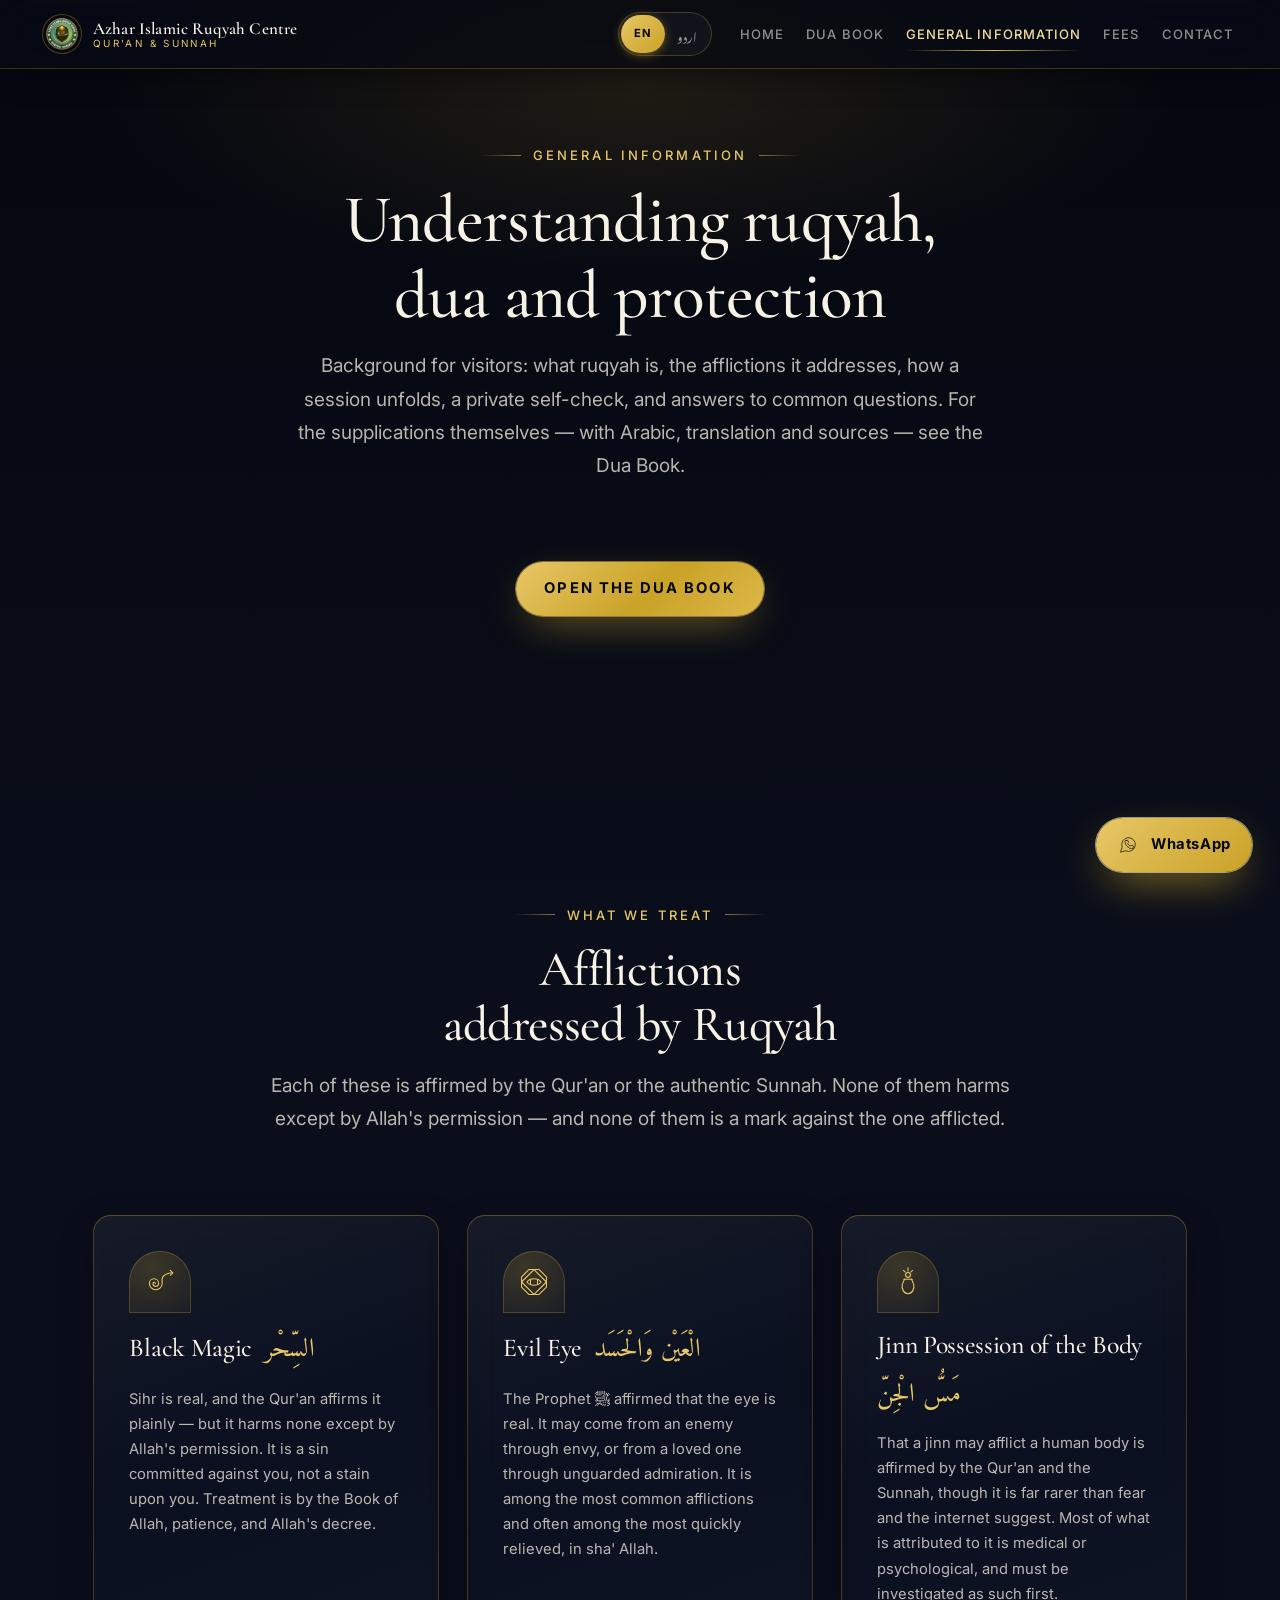
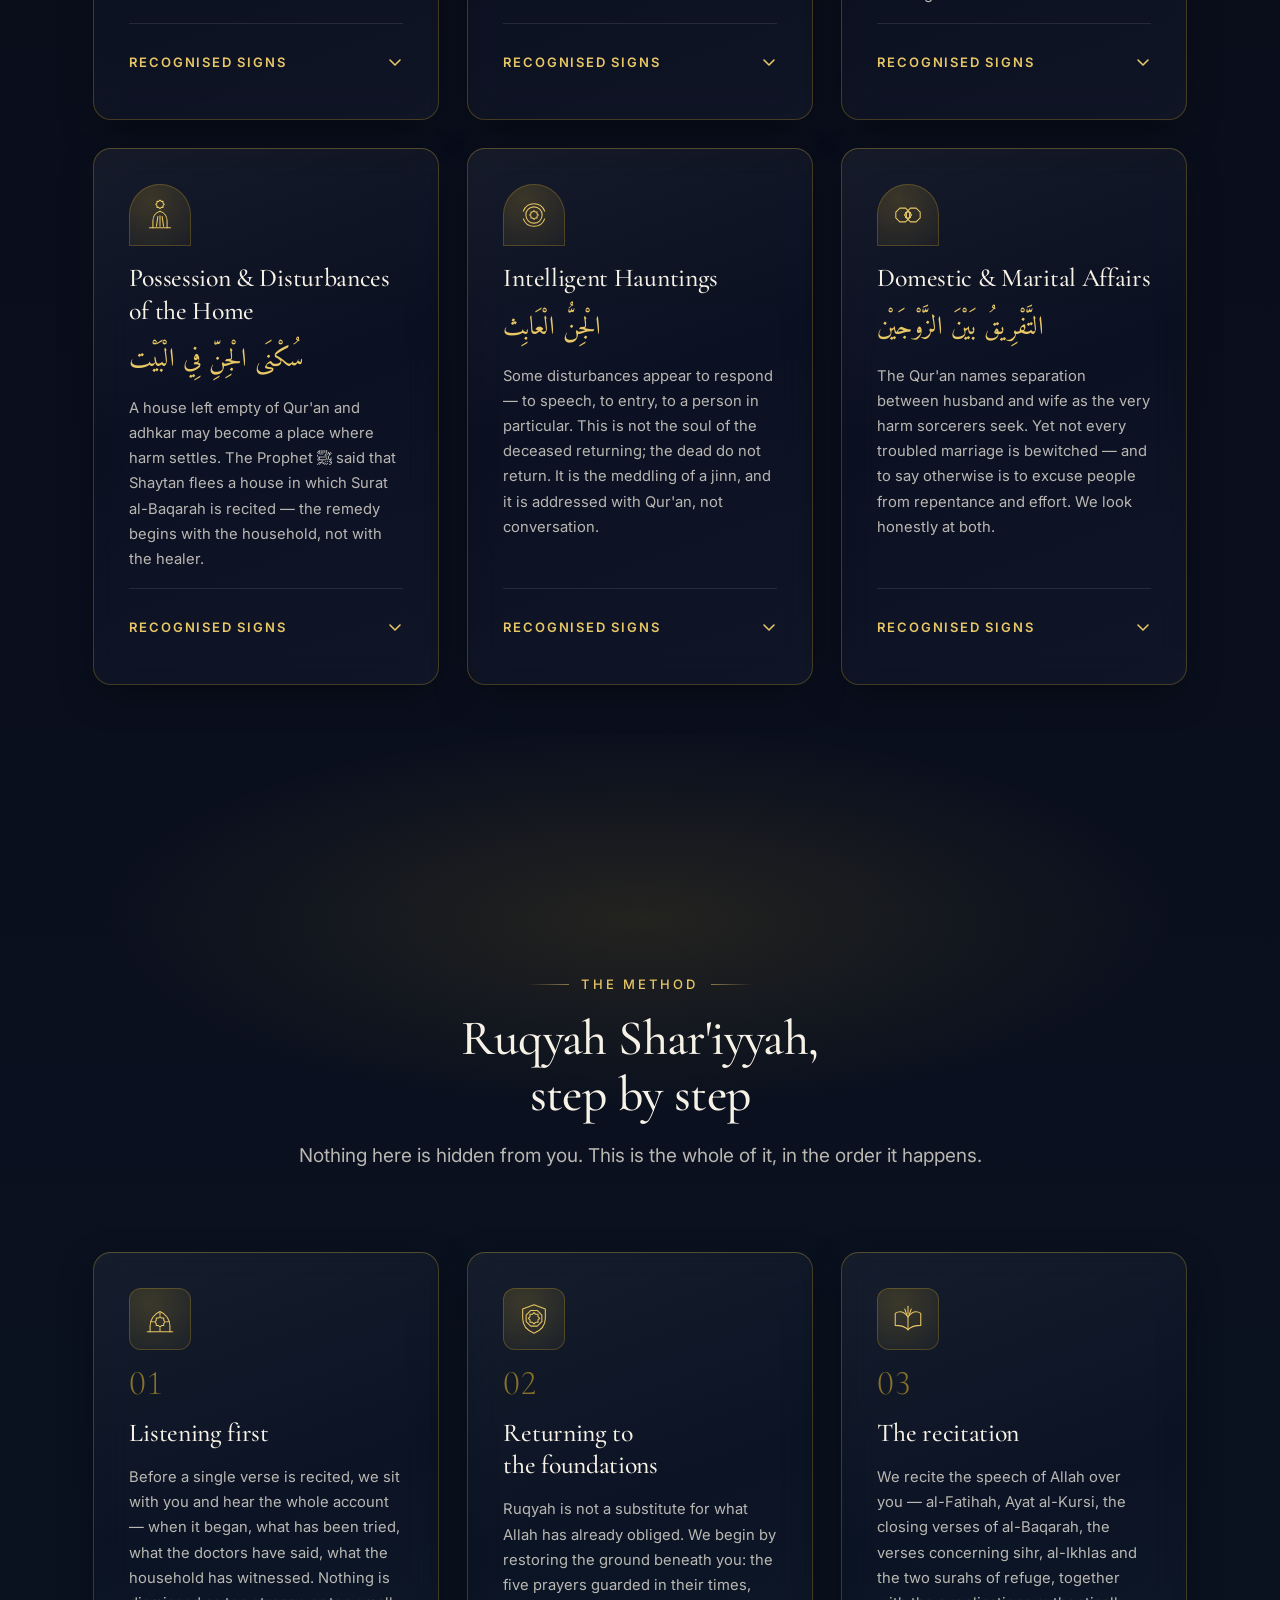
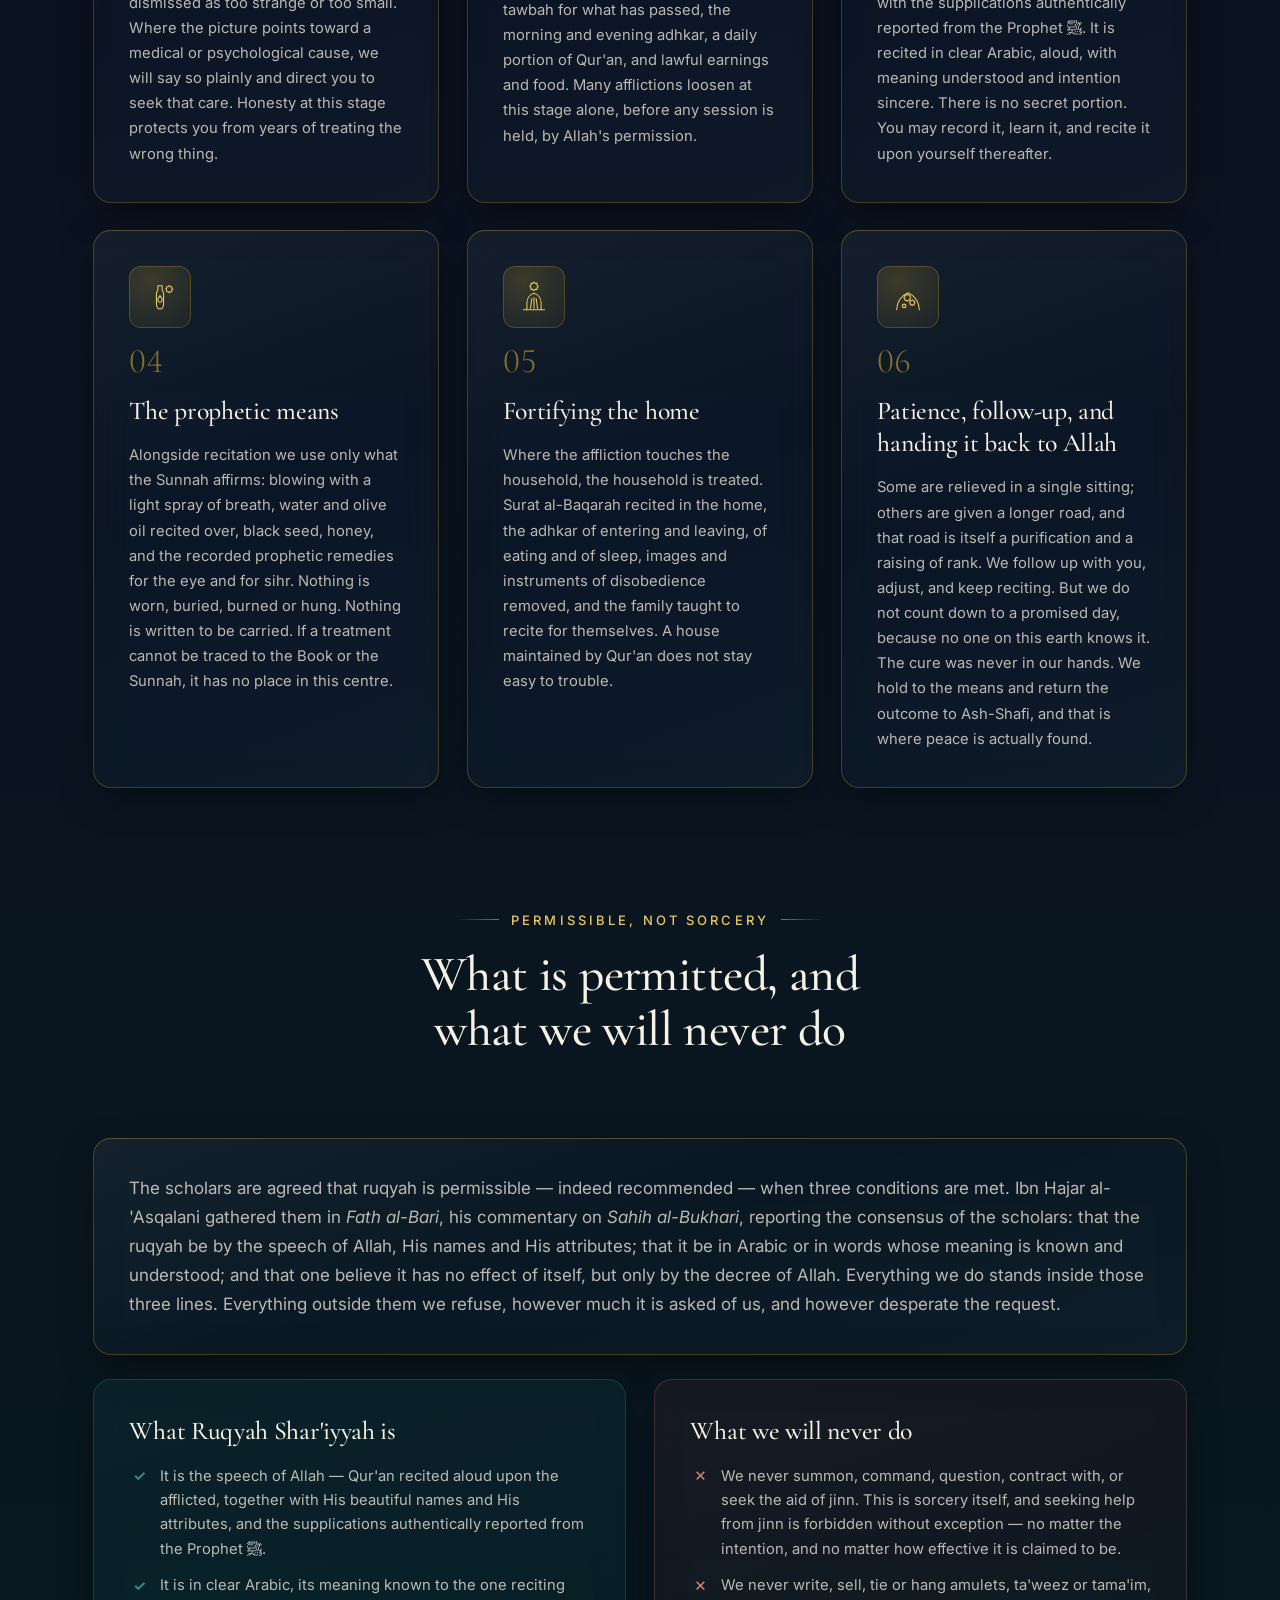
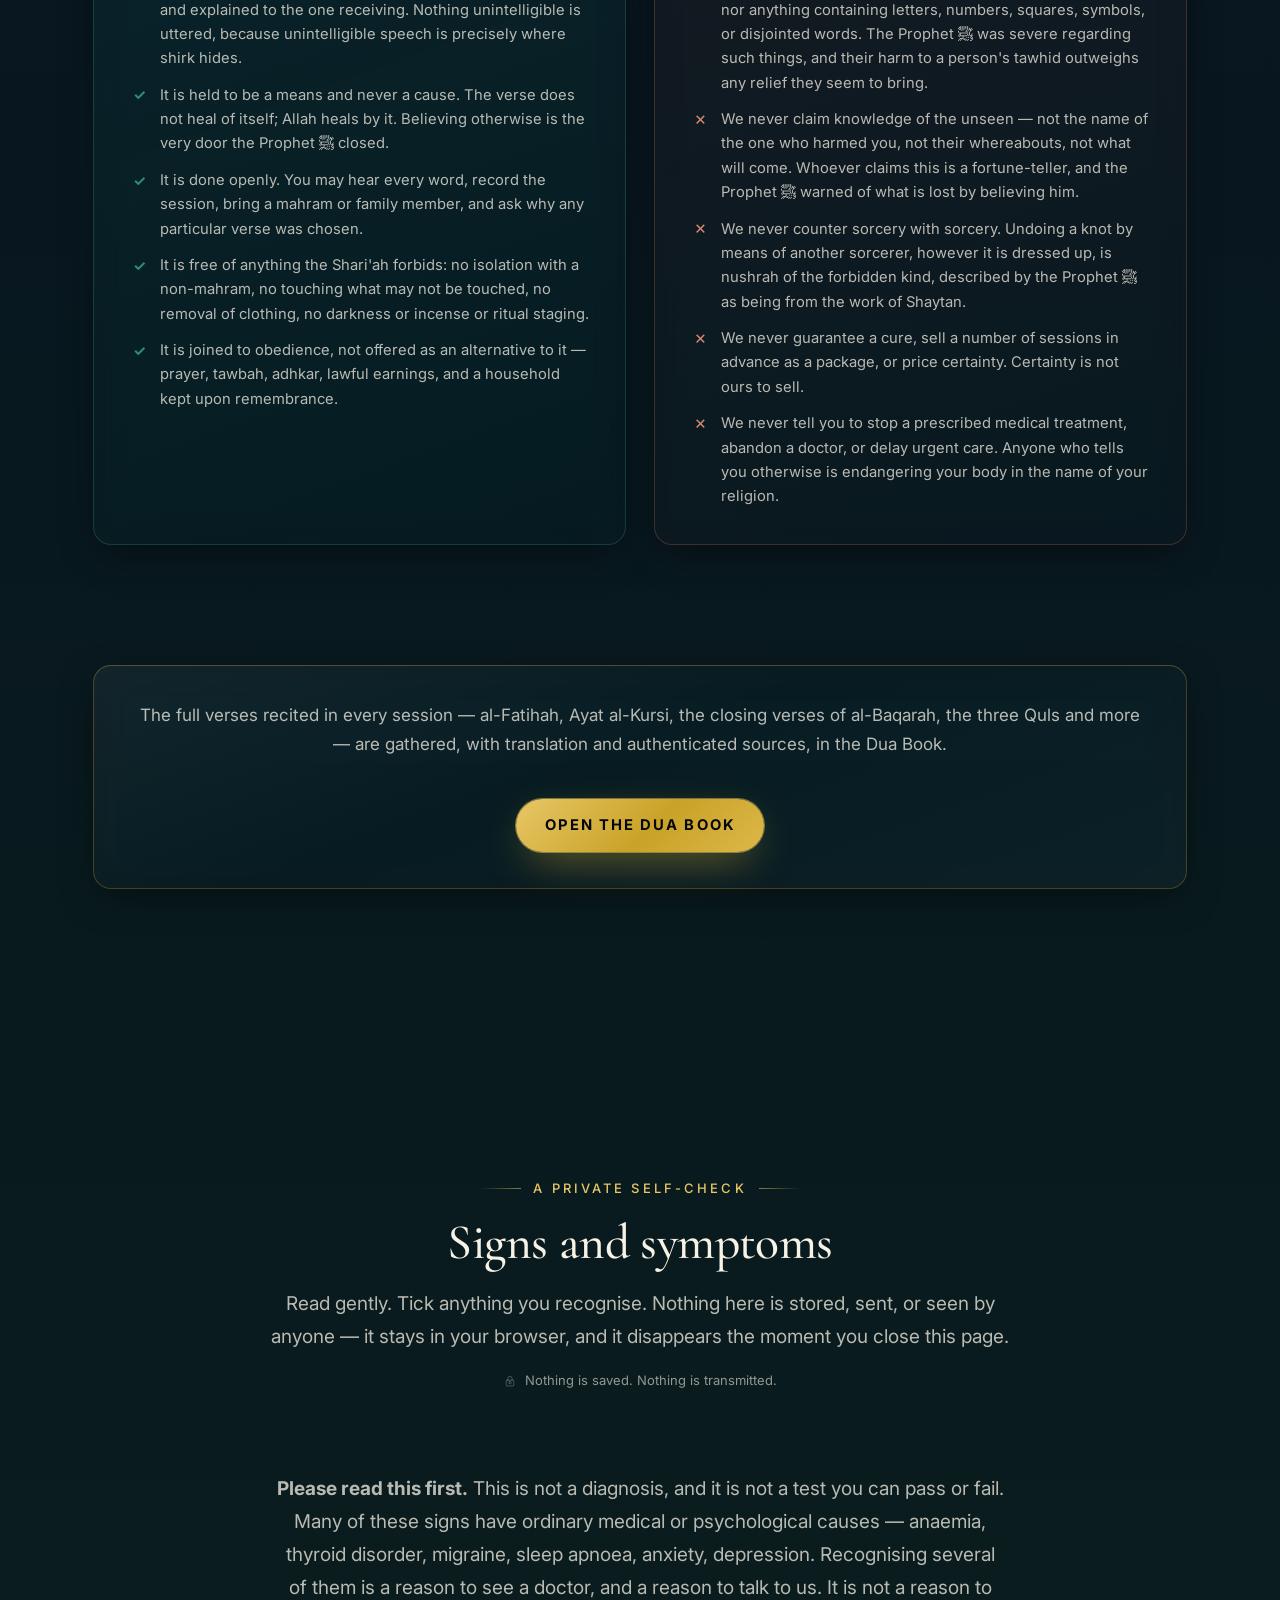
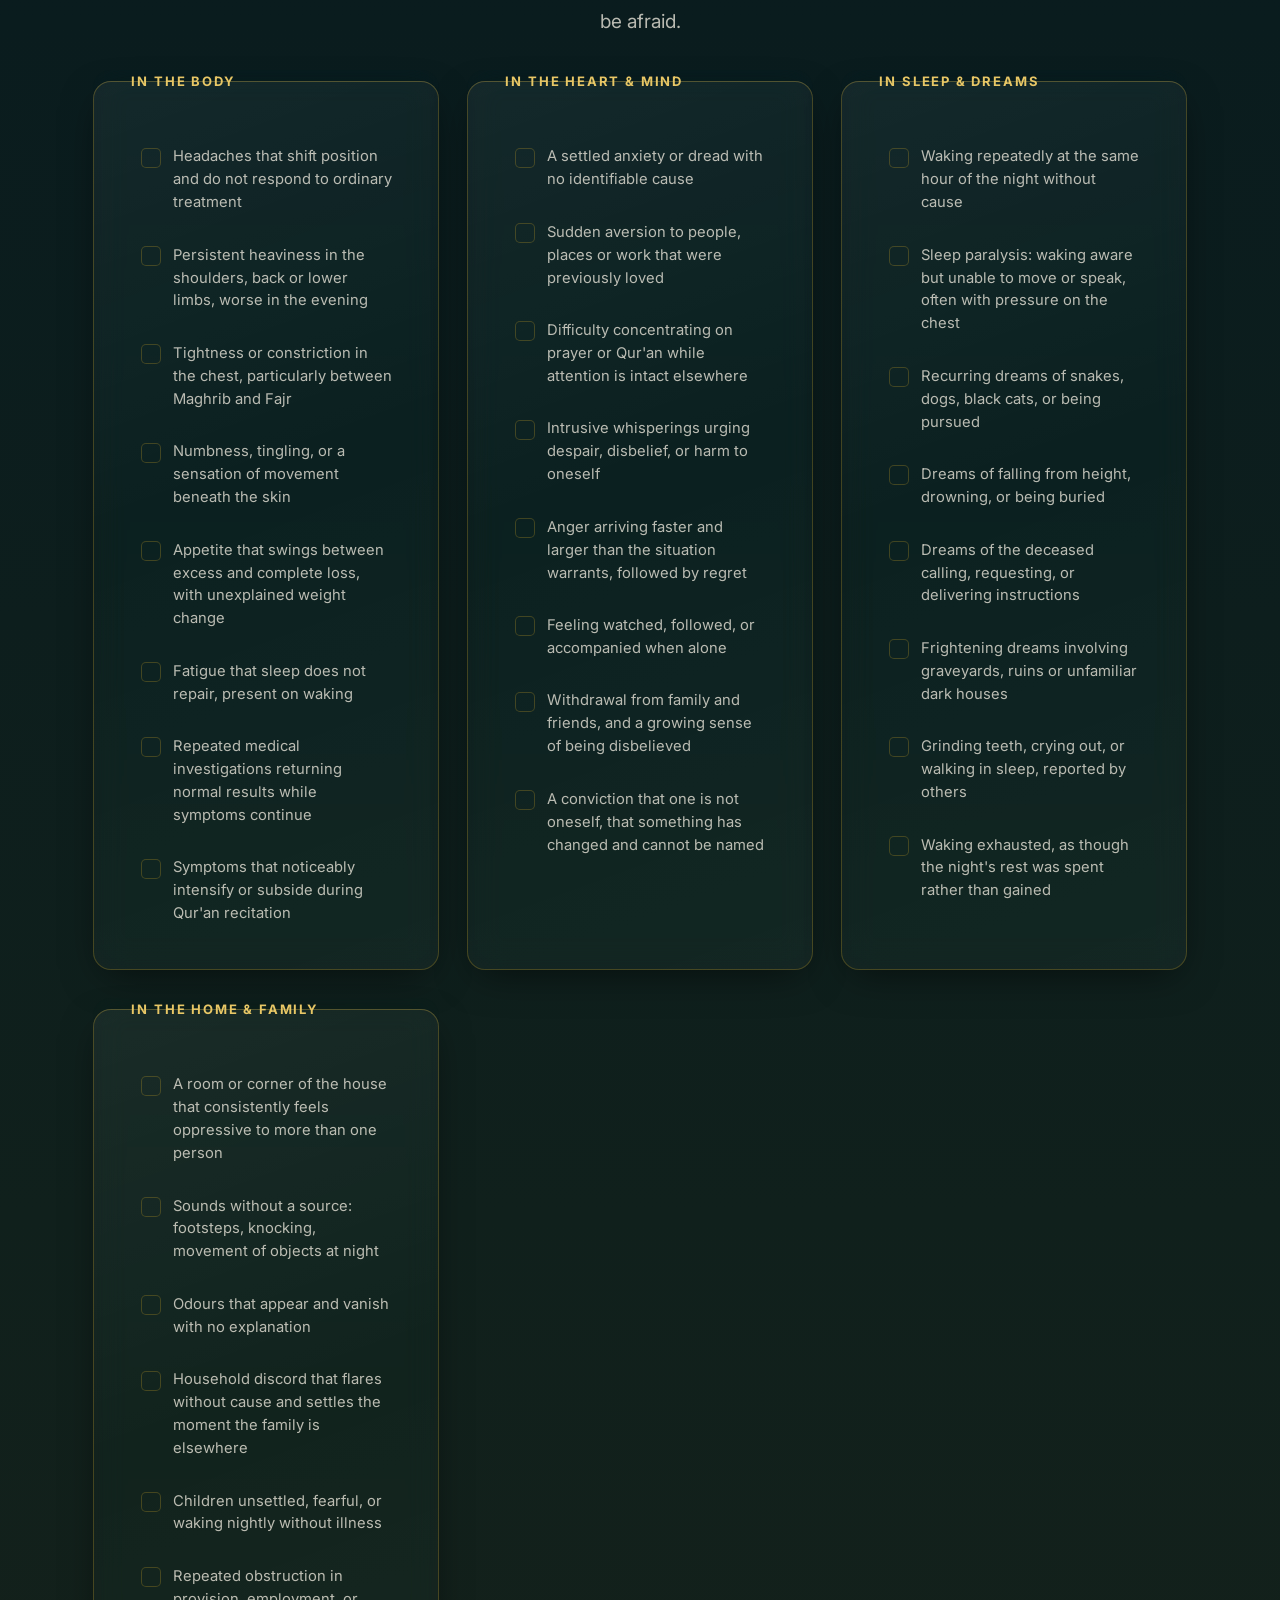
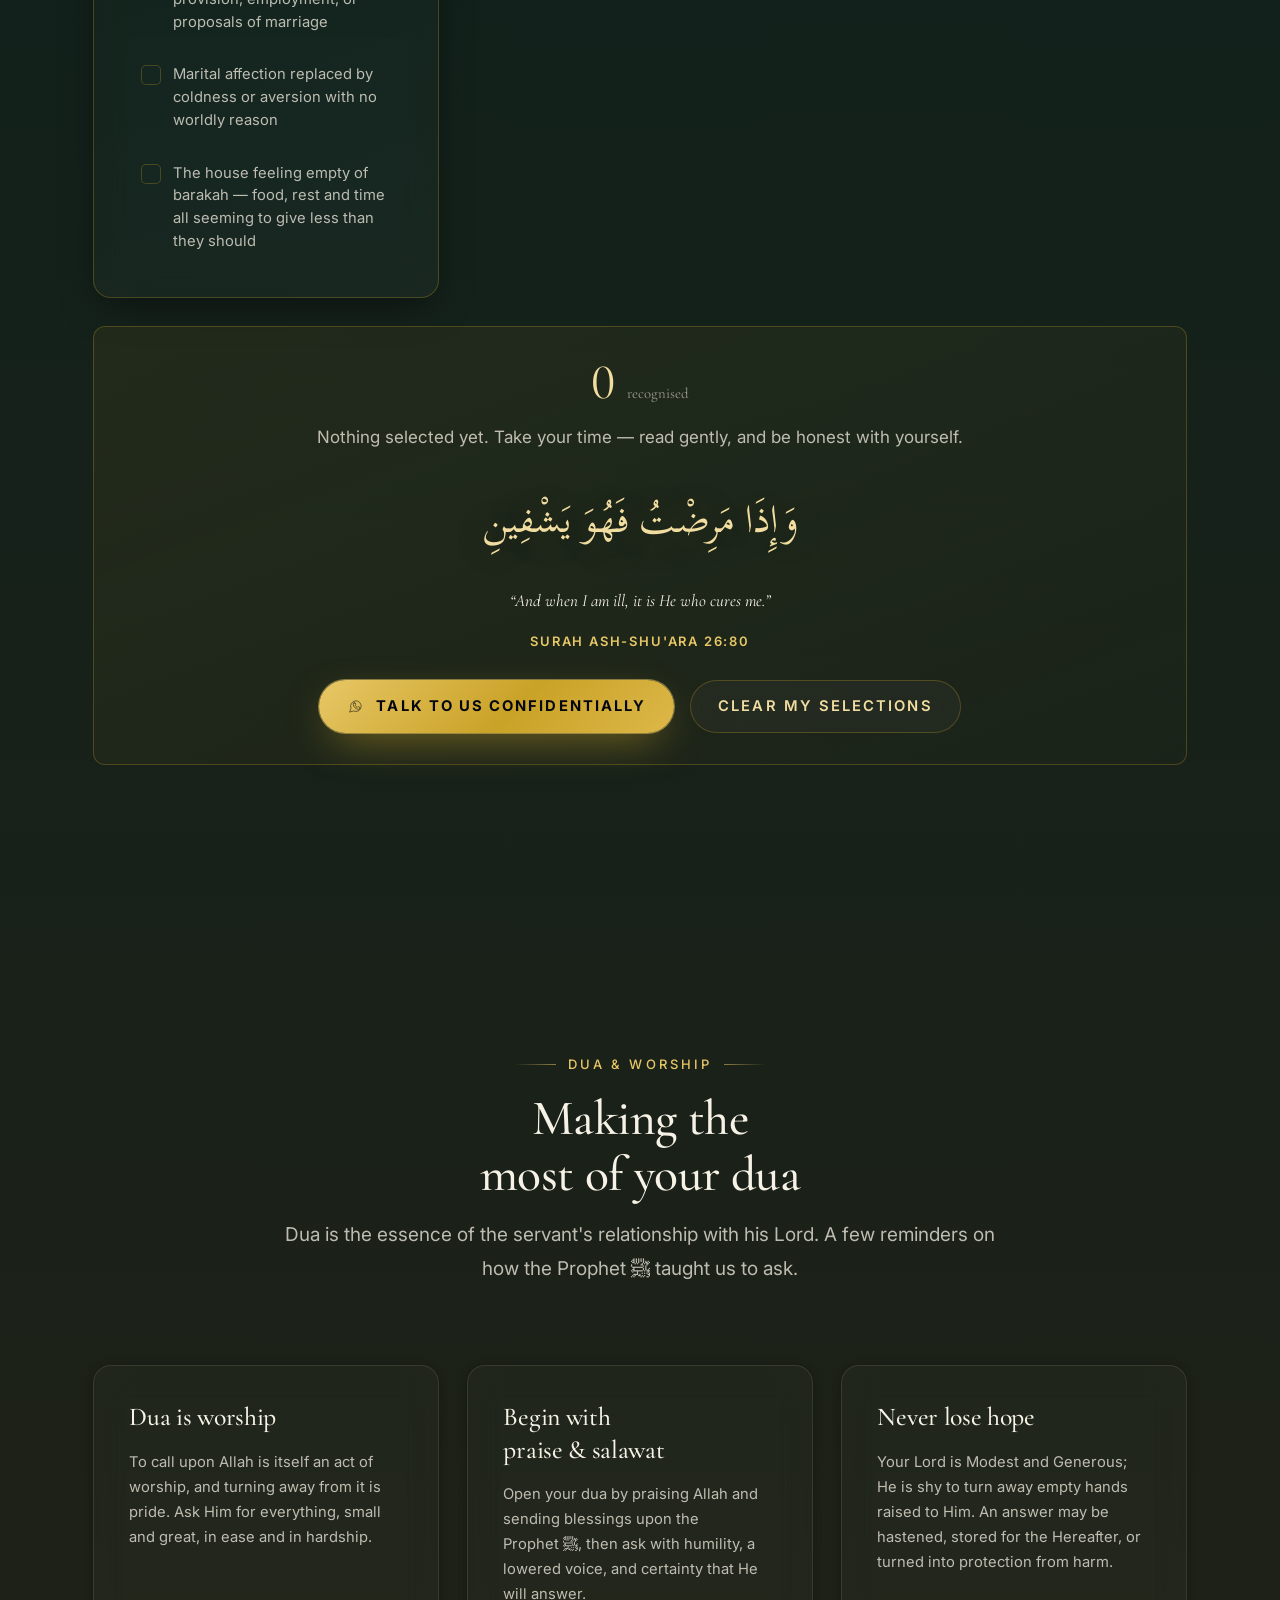
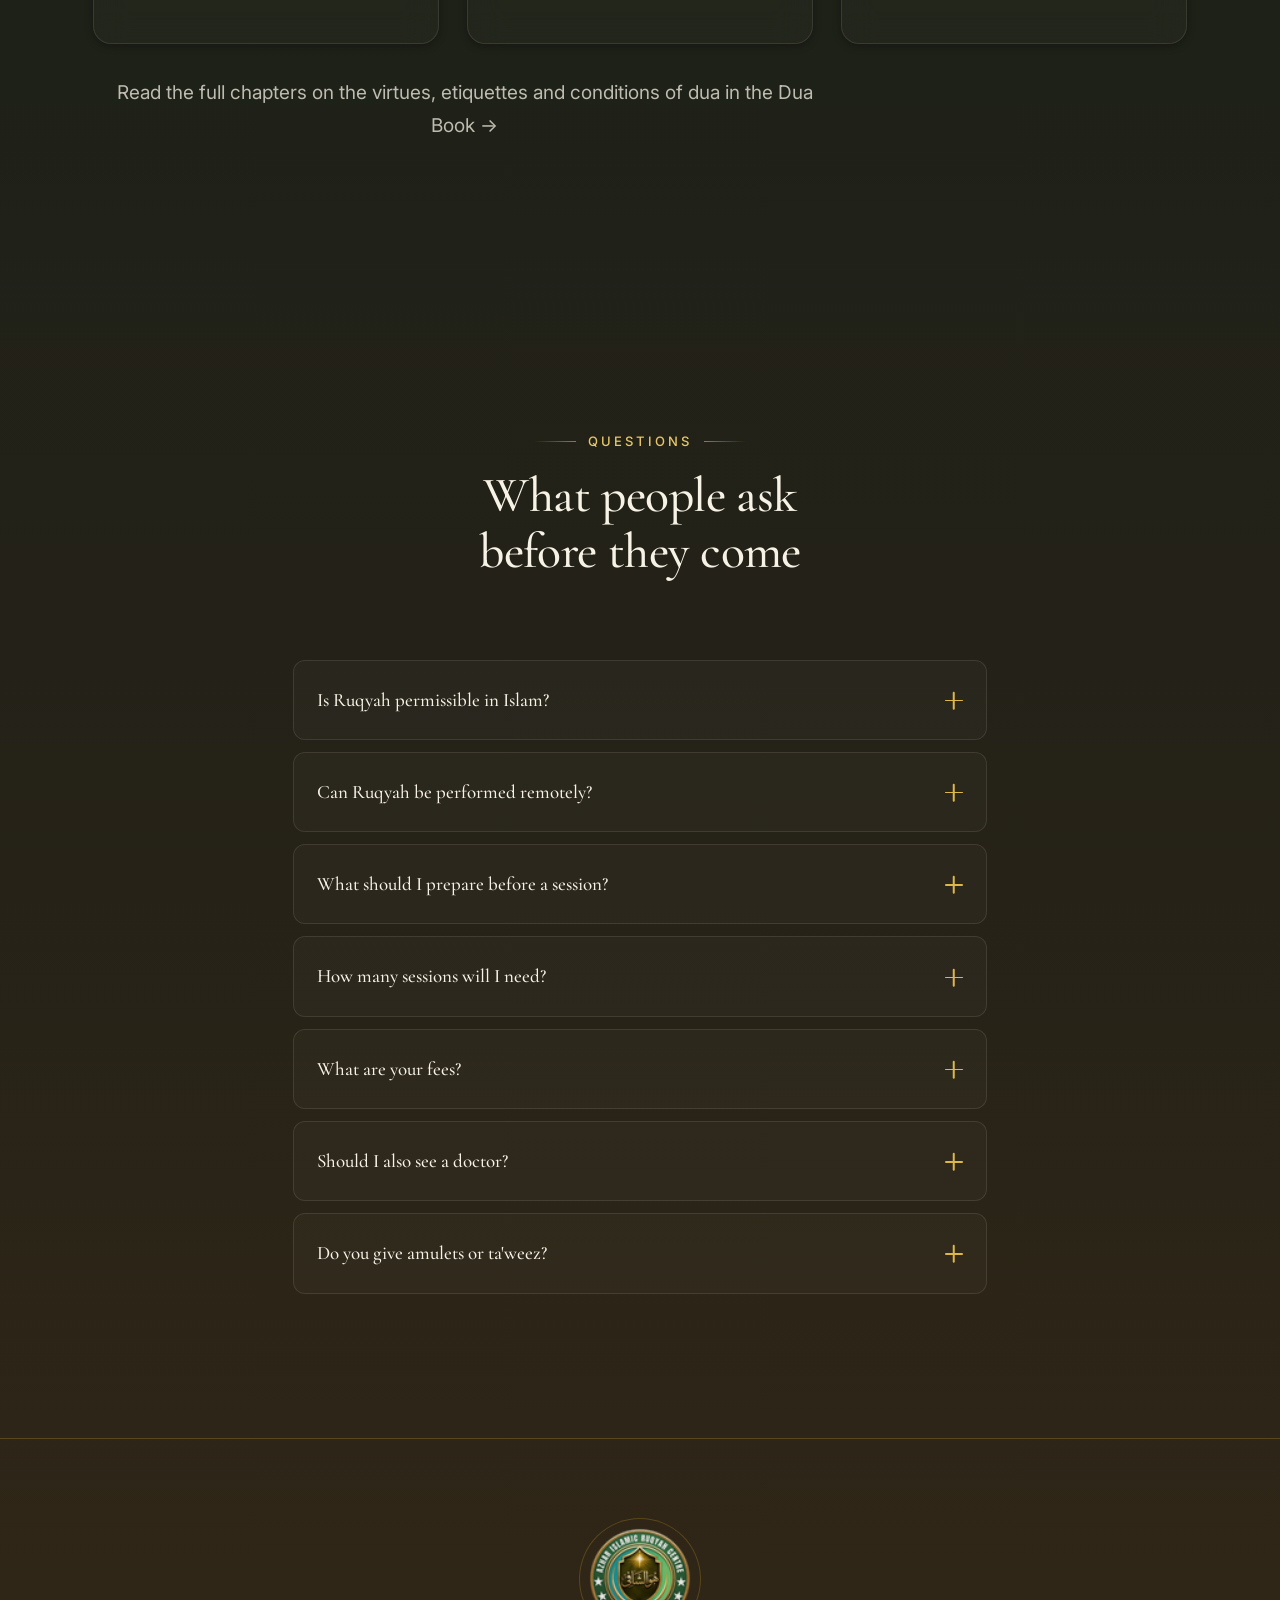
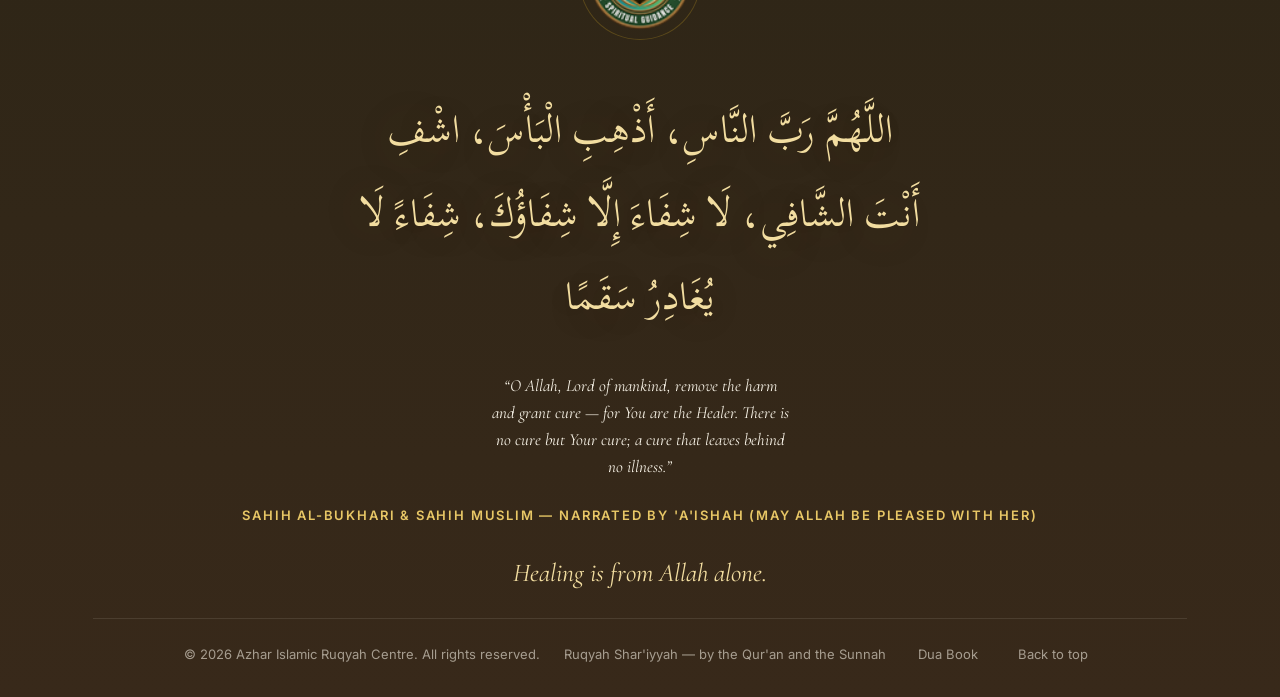
<file: general-information.html>
<!DOCTYPE html>
<html lang="en" dir="ltr">
<head>
<meta charset="utf-8">
<meta name="viewport" content="width=device-width, initial-scale=1, viewport-fit=cover">

<title data-i18n="meta.giTitle">Ruqyah for Sihr, Evil Eye &amp; Jinn — Method &amp; FAQ | Azhar Islamic Ruqyah Centre</title>
<meta name="description" data-i18n-attr="content:meta.giDescription" content="Understand Ruqyah Shar'iyyah — the afflictions it addresses (black magic, evil eye, jinn), how a session unfolds, a private symptom self-check, guidance on dua, and answers to common questions, all from the Qur'an and the authentic Sunnah.">
<meta name="keywords" content="ruqyah healer, ruqyah shariah, black magic removal Islamic, evil eye treatment quran, jinn possession help, sihr treatment quran, islamic spiritual healer, remote ruqyah session, quranic healing, authentic ruqyah no taweez">
<meta name="author" content="Azhar Islamic Ruqyah Centre">
<meta name="robots" content="index, follow, max-image-preview:large">
<meta name="theme-color" content="#0a0e1a">

<!-- Canonical / Open Graph / JSON-LD all use the Vercel default origin below.
     If a custom domain is connected, find-replace the origin site-wide
     (also in robots.txt and sitemap.xml). -->
<link rel="canonical" href="https://azhar-islamic-ruqyah-centre-ta6q.vercel.app/general-information.html">

<!-- Open Graph -->
<meta property="og:type" content="website">
<meta property="og:site_name" content="Azhar Islamic Ruqyah Centre">
<meta property="og:title" content="Ruqyah, Dua &amp; Protection — General Information | Azhar Islamic Ruqyah Centre">
<meta property="og:description" content="Background reading for visitors: the afflictions Ruqyah addresses, how a session works, a private symptom self-check, guidance on dua and worship, and answers to common questions — from the Qur'an and the authentic Sunnah.">
<meta property="og:url" content="https://azhar-islamic-ruqyah-centre-ta6q.vercel.app/general-information.html">
<meta property="og:locale" content="en_GB">
<meta property="og:locale:alternate" content="ur_PK">
<meta property="og:image" content="https://azhar-islamic-ruqyah-centre-ta6q.vercel.app/assets/img/og-image.jpg">
<meta property="og:image:width" content="1200">
<meta property="og:image:height" content="630">
<meta property="og:image:alt" content="Azhar Islamic Ruqyah Centre — healing through the Qur'an and Sunnah">

<!-- Twitter -->
<meta name="twitter:card" content="summary_large_image">
<meta name="twitter:title" content="General Information — Azhar Islamic Ruqyah Centre">
<meta name="twitter:description" content="The afflictions Ruqyah addresses, how a session works, a private self-check, dua guidance, and FAQs — from the Qur'an and the authentic Sunnah.">
<meta name="twitter:image" content="https://azhar-islamic-ruqyah-centre-ta6q.vercel.app/assets/img/og-image.jpg">

<!-- Fonts: preconnect first so the handshake overlaps with CSS parsing -->
<link rel="preconnect" href="https://fonts.googleapis.com">
<link rel="preconnect" href="https://fonts.gstatic.com" crossorigin>
<link rel="stylesheet" href="https://fonts.googleapis.com/css2?family=Amiri:wght@400;700&family=Scheherazade+New:wght@400;700&family=Cairo:wght@400;600&family=Cormorant+Garamond:ital,wght@0,300;0,400;0,500;0,600;1,400&family=Inter:wght@400;500;600;700&family=Noto+Nastaliq+Urdu:wght@400;600&display=swap">

<link rel="stylesheet" href="assets/css/base.css">
<link rel="stylesheet" href="assets/css/components.css">

<!-- Runs before first paint, so the page is never painted in the wrong language
     and then corrected. Two jobs:
     1. `js` flag — scroll-reveal starts elements at opacity 0, which is only
        safe if JS is actually going to run and reveal them. No JS (or a failed
        script) means the content simply renders, fully visible.
     2. `data-lang` / lang / dir — stored choice wins; otherwise sniff the
        browser and default to English. CSS keys off data-lang, so the correct
        typography and direction are in place for the very first frame. -->
<script>
(function () {
  var d = document.documentElement;
  d.classList.add('js');
  var lang;
  try { lang = localStorage.getItem('site-lang'); } catch (e) {}
  if (lang !== 'en' && lang !== 'ur') {
    lang = /^ur\b/i.test(navigator.language || '') ? 'ur' : 'en';
  }
  d.setAttribute('data-lang', lang);
  d.setAttribute('lang', lang);
  d.setAttribute('dir', lang === 'ur' ? 'rtl' : 'ltr');
})();
</script>

<link rel="icon" type="image/png" sizes="32x32" href="assets/img/logo-32.png?v=2">
<link rel="icon" type="image/png" sizes="192x192" href="assets/img/logo-256.png?v=2">
<link rel="apple-touch-icon" href="assets/img/apple-touch-icon.png?v=2">

<!-- The 3D bundle is fetched lazily by main.js; warm the connection early. -->
<link rel="preconnect" href="https://unpkg.com" crossorigin>

<script type="application/ld+json">
{
  "@context": "https://schema.org",
  "@graph": [
    {
      "@type": "LocalBusiness",
      "@id": "https://azhar-islamic-ruqyah-centre-ta6q.vercel.app/#organization",
      "name": "Azhar Islamic Ruqyah Centre",
      "alternateName": "Azhar Ruqyah Shar'iyyah",
      "description": "Islamic spiritual healing (Ruqyah Shar'iyyah) performed strictly according to the Qur'an and the authentic Sunnah, for those afflicted by black magic (sihr), the evil eye ('ayn and hasad), jinn affliction of the body or the home, and marital discord caused by spiritual affliction.",
      "url": "https://azhar-islamic-ruqyah-centre-ta6q.vercel.app/",
      "telephone": "+923349996864",
      "priceRange": "$$",
      "image": "https://azhar-islamic-ruqyah-centre-ta6q.vercel.app/assets/img/og-image.jpg",
      "address": {
        "@type": "PostalAddress",
        "addressCountry": "PK"
      },
      "areaServed": [
        { "@type": "Country", "name": "Pakistan" },
        { "@type": "Place", "name": "Worldwide (remote sessions)" }
      ],
      "availableLanguage": ["en", "ar", "ur"],
      "openingHoursSpecification": [{
        "@type": "OpeningHoursSpecification",
        "dayOfWeek": ["Monday","Tuesday","Wednesday","Thursday","Friday","Saturday","Sunday"],
        "opens": "00:00",
        "closes": "23:59"
      }],
      "knowsAbout": [
        "Ruqyah Shar'iyyah",
        "Black magic (sihr) treatment by the Qur'an",
        "Evil eye ('ayn) and envy (hasad)",
        "Jinn affliction of the body and the home",
        "Prophetic remedies and daily protective adhkar"
      ],
      "makesOffer": [
        { "@type": "Offer", "itemOffered": { "@type": "Service", "name": "Ruqyah Shar'iyyah consultation" } },
        { "@type": "Offer", "itemOffered": { "@type": "Service", "name": "Remote Ruqyah session" } },
        { "@type": "Offer", "itemOffered": { "@type": "Service", "name": "Cleansing and fortification of the home" } }
      ]
    },
    {
      "@type": "WebSite",
      "@id": "https://azhar-islamic-ruqyah-centre-ta6q.vercel.app/#website",
      "url": "https://azhar-islamic-ruqyah-centre-ta6q.vercel.app/",
      "name": "Azhar Islamic Ruqyah Centre",
      "inLanguage": "en",
      "publisher": { "@id": "https://azhar-islamic-ruqyah-centre-ta6q.vercel.app/#organization" }
    },
    {
      "@type": "BreadcrumbList",
      "itemListElement": [
        { "@type": "ListItem", "position": 1, "name": "Home", "item": "https://azhar-islamic-ruqyah-centre-ta6q.vercel.app/" },
        { "@type": "ListItem", "position": 2, "name": "General Information", "item": "https://azhar-islamic-ruqyah-centre-ta6q.vercel.app/general-information.html" }
      ]
    },
    {
      "@type": "FAQPage",
      "@id": "https://azhar-islamic-ruqyah-centre-ta6q.vercel.app/#faq",
      "mainEntity": [
        {
          "@type": "Question",
          "name": "Is Ruqyah permissible in Islam?",
          "acceptedAnswer": { "@type": "Answer", "text": "Yes — and it is from the Sunnah. The Prophet ﷺ recited upon himself and upon his Companions, was recited upon, and approved of ruqyah performed by others. The scholars are agreed on its permissibility under three conditions, gathered by Ibn Hajar in Fath al-Bari: that it be by the speech of Allah, His names and attributes; that it be in Arabic or in words of understood meaning; and that one believe it has no effect of itself, but only by Allah's decree. Ruqyah that meets these conditions is worship; ruqyah that abandons them is something else entirely, whatever it is called." }
        },
        {
          "@type": "Question",
          "name": "Can Ruqyah be performed remotely?",
          "acceptedAnswer": { "@type": "Answer", "text": "Yes. Ruqyah is recitation and du'a, and neither requires the reciter to be in the room — the Prophet ﷺ supplicated for people who were absent from him. Remote sessions by call or video are valid, in sha' Allah, and are often the wiser choice for sisters, for those far away, and for those too unwell to travel. In-person sessions allow closer assessment and are preferred where the home itself is involved. Neither is more powerful than the other; the power was never in proximity." }
        },
        {
          "@type": "Question",
          "name": "What should I prepare before a session?",
          "acceptedAnswer": { "@type": "Answer", "text": "Come in a state of wudu and in modest, loose clothing. Perform your obligatory prayers on time in the days beforehand, make tawbah sincerely, and begin the morning and evening adhkar even if imperfectly. Bring a mahram or family member if you wish. Bring any medical reports or diagnoses you have. Eat lightly. Most importantly, come with your hope placed in Allah rather than in the session: it is He who cures, and He is nearer to you than the one reciting." }
        },
        {
          "@type": "Question",
          "name": "How many sessions will I need?",
          "acceptedAnswer": { "@type": "Answer", "text": "We do not know, and we will not pretend to. Some people are relieved in a single sitting; others walk a longer road, and that road carries its own reward and expiation. Anyone who tells you the number before meeting you is selling something. We will not stretch treatment out unnecessarily, we will tell you honestly if we believe ruqyah is not what your situation requires, and our aim throughout is to make you capable of reciting upon yourself so that you need us less, not more." }
        },
        {
          "@type": "Question",
          "name": "What are your fees?",
          "acceptedAnswer": { "@type": "Answer", "text": "Every figure is published openly under Fees — consultation, follow-up, home visits, and how to pay — so that you know before you come and never have to ask awkwardly. The fee covers the consultation, the guidance, the time and the Ruqyah session itself, and nothing more. Scholars have permitted taking a fee for ruqyah, on the evidence of the Companion who recited al-Fatihah upon a tribal chief and whose payment the Prophet ﷺ approved. But we will never charge for a guaranteed result, sell packages of sessions in advance, or price by the severity of your fear. If cost is a barrier, tell us in confidence — we would rather find a way with you than have you stay away." }
        },
        {
          "@type": "Question",
          "name": "Should I also see a doctor?",
          "acceptedAnswer": { "@type": "Answer", "text": "Yes, always, and we will keep saying it. The Prophet ﷺ commanded us to seek treatment, and told us that Allah sent down no illness without also sending down its cure. A great many symptoms attributed to sihr, 'ayn or jinn are in truth anaemia, thyroid disorder, epilepsy, migraine, sleep apnoea, depression, anxiety, psychosis, or the effects of medication. These are real illnesses with real treatments and no shame attached. Ruqyah and medicine are not rivals — both are means, and both work only by Allah's permission. Never stop a prescribed treatment for us or for anyone." }
        },
        {
          "@type": "Question",
          "name": "Do you give amulets or ta'weez?",
          "acceptedAnswer": { "@type": "Answer", "text": "No. Not written, not tied, not worn, not hung, not buried, not carried in a wallet or pinned to a child. This includes amulets said to contain Qur'an. The Prophet ﷺ said that whoever hangs an amulet, may Allah not fulfil his need for him — and the majority of the Companions and the scholars after them forbade them outright, precisely because they open a door to attaching the heart to an object instead of to Allah. What we give you instead is the recitation itself, and the adhkar, so the protection lives on your tongue and in your heart, where it cannot be lost or taken." }
        }
      ]
    }
  ]
}
</script>
</head>

<body>

<a class="skip-link" href="#main" data-i18n="skip">Skip to main content</a>

<!-- ==========================================================================
     Icon sprite — geometric line glyphs, referenced with <use href="#icon-…">
     ========================================================================== -->
<svg xmlns="http://www.w3.org/2000/svg" style="display:none" aria-hidden="true" focusable="false">
  <symbol id="icon-sihr" viewBox="0 0 48 48"><g fill="none" stroke="currentColor" stroke-width="1.5" stroke-linecap="round" stroke-linejoin="round">
    <path d="M42 11C34 11 27 15 27 20L27 26A9 9 0 0 1 9 26A6.5 6.5 0 0 1 22 26A4 4 0 0 1 14 26A1.75 1.75 0 0 1 17.5 26"/>
    <path d="M38.5 7.5 42 11 38.5 14.5"/>
  </g></symbol>
  <symbol id="icon-ayn" viewBox="0 0 48 48"><g fill="none" stroke="currentColor" stroke-width="1.5" stroke-linecap="round" stroke-linejoin="round">
    <path d="M31.27 6.45 41.55 16.73 41.55 31.27 31.27 41.55 16.73 41.55 6.45 31.27 6.45 16.73 16.73 6.45Z"/>
    <path d="M24 6.45 41.55 24 24 41.55 6.45 24Z"/>
    <path d="M14 24C18 18 30 18 34 24 30 30 18 30 14 24Z"/>
    <path d="M19 20.7V27.3M29 20.7V27.3"/>
  </g></symbol>
  <symbol id="icon-jinn-body" viewBox="0 0 48 48"><g fill="none" stroke="currentColor" stroke-width="1.5" stroke-linecap="round" stroke-linejoin="round">
    <path d="M24 10 25.17 11.17 26.83 11.17 26.83 12.83 28 14 26.83 15.17 26.83 16.83 25.17 16.83 24 18 22.83 16.83 21.17 16.83 21.17 15.17 20 14 21.17 12.83 21.17 11.17 22.83 11.17Z"/>
    <path d="M24 8V4M27.89 10.11 30.36 7.64M20.11 10.11 17.64 7.64"/>
    <path d="M18 20H30"/>
    <path d="M19 20 16 27C14.5 33.5 18 40.5 24 40.5 30 40.5 33.5 33.5 32 27L29 20"/>
  </g></symbol>
  <symbol id="icon-home" viewBox="0 0 48 48"><g fill="none" stroke="currentColor" stroke-width="1.5" stroke-linecap="round" stroke-linejoin="round">
    <path d="M24 3 25.76 4.76 28.24 4.76 28.24 7.24 30 9 28.24 10.76 28.24 13.24 25.76 13.24 24 15 22.24 13.24 19.76 13.24 19.76 10.76 18 9 19.76 7.24 19.76 4.76 22.24 4.76Z"/>
    <path d="M14 42V32A14 14 0 0 1 24 18.58A14 14 0 0 1 34 32V42"/>
    <path d="M9 42H39"/>
    <path d="M19 40 21 26M24 40V25M29 40 27 26"/>
  </g></symbol>
  <symbol id="icon-haunting" viewBox="0 0 48 48"><g fill="none" stroke="currentColor" stroke-width="1.5" stroke-linecap="round" stroke-linejoin="round">
    <path d="M24 18 25.76 19.76 28.24 19.76 28.24 22.24 30 24 28.24 25.76 28.24 28.24 25.76 28.24 24 30 22.24 28.24 19.76 28.24 19.76 25.76 18 24 19.76 22.24 19.76 19.76 22.24 19.76Z"/>
    <circle cx="24" cy="24" r="11.5"/>
    <path d="M8.96 18.53A16 16 0 0 1 39.04 18.53"/>
    <path d="M39.04 29.47A16 16 0 0 1 8.96 29.47"/>
  </g></symbol>
  <symbol id="icon-marital" viewBox="0 0 48 48"><g fill="none" stroke="currentColor" stroke-width="1.5" stroke-linecap="round" stroke-linejoin="round">
    <path d="M20.52 14.3 26.2 19.98 26.2 28.02 20.52 33.7 12.48 33.7 6.8 28.02 6.8 19.98 12.48 14.3Z"/>
    <path d="M35.52 14.3 41.2 19.98 41.2 28.02 35.52 33.7 27.48 33.7 21.8 28.02 21.8 19.98 27.48 14.3Z"/>
    <path d="M24 19 25.46 20.46 27.54 20.46 27.54 22.54 29 24 27.54 25.46 27.54 27.54 25.46 27.54 24 29 22.54 27.54 20.46 27.54 20.46 25.46 19 24 20.46 22.54 20.46 20.46 22.54 20.46Z"/>
  </g></symbol>
  <symbol id="icon-diagnosis" viewBox="0 0 48 48"><g fill="none" stroke="currentColor" stroke-width="1.5" stroke-linecap="round" stroke-linejoin="round">
    <path d="M10 42V34A22 22 0 0 1 24 13.51A22 22 0 0 1 38 34V42"/>
    <path d="M6 42H42"/>
    <path d="M24 20.5 26.2 22.7 29.3 22.7 29.3 25.8 31.5 28 29.3 30.2 29.3 33.3 26.2 33.3 24 35.5 21.8 33.3 18.7 33.3 18.7 30.2 16.5 28 18.7 25.8 18.7 22.7 21.8 22.7Z"/>
    <path d="M24 18.5V15M14.5 28H11M33.5 28H37M24 37.5V41"/>
  </g></symbol>
  <symbol id="icon-recitation" viewBox="0 0 48 48"><g fill="none" stroke="currentColor" stroke-width="1.5" stroke-linecap="round" stroke-linejoin="round">
    <path d="M24 21C18 13 12 12 6 16V33C12 33 20 35 24 39"/>
    <path d="M24 21C30 13 36 12 42 16V33C36 33 28 35 24 39"/>
    <path d="M24 21V39"/><path d="M24 17V6"/>
    <path d="M22.6 19 19.5 10M25.4 19 28.5 10"/>
  </g></symbol>
  <symbol id="icon-water" viewBox="0 0 48 48"><g fill="none" stroke="currentColor" stroke-width="1.5" stroke-linecap="round" stroke-linejoin="round">
    <path d="M24 9 27.45 13.11A4.5 4.5 0 1 1 20.55 13.11Z"/>
    <path d="M11 24H37L34 37C33.4 40 30.8 42 27.7 42H20.3C17.2 42 14.6 40 14 37Z"/>
    <path d="M16.5 28C19.5 30 28.5 30 31.5 28"/><path d="M19 32.5C21 34 27 34 29 32.5"/>
  </g></symbol>
  <symbol id="icon-oil" viewBox="0 0 48 48"><g fill="none" stroke="currentColor" stroke-width="1.5" stroke-linecap="round" stroke-linejoin="round">
    <path d="M21 8H27V14L29 18V34C29 38 27 41 24 41 21 41 19 38 19 34V18L21 14Z"/>
    <path d="M24 22 26.71 26.29A3.2 3.2 0 1 1 21.29 26.29Z"/>
    <path d="M37 8 38.46 9.46 40.54 9.46 40.54 11.54 42 13 40.54 14.46 40.54 16.54 38.46 16.54 37 18 35.54 16.54 33.46 16.54 33.46 14.46 32 13 33.46 11.54 33.46 9.46 35.54 9.46Z"/>
  </g></symbol>
  <symbol id="icon-honey" viewBox="0 0 48 48"><g fill="none" stroke="currentColor" stroke-width="1.5" stroke-linecap="round" stroke-linejoin="round">
    <path d="M24 21 30.06 24.5 30.06 31.5 24 35 17.94 31.5 17.94 24.5Z"/>
    <path d="M17.94 10.5 24 14 24 21 17.94 24.5 11.88 21 11.88 14Z"/>
    <path d="M30.06 10.5 36.12 14 36.12 21 30.06 24.5 24 21 24 14Z"/>
    <path d="M24 24 26.51 27.86A3 3 0 1 1 21.49 27.86Z"/>
  </g></symbol>
  <symbol id="icon-followup" viewBox="0 0 48 48"><g fill="none" stroke="currentColor" stroke-width="1.5" stroke-linecap="round" stroke-linejoin="round">
    <path d="M8 42A26 26 0 0 1 24 18A26 26 0 0 1 40 42"/>
    <path d="M18.5 33.7 19.32 34.52 20.48 34.52 20.48 35.68 21.3 36.5 20.48 37.32 20.48 38.48 19.32 38.48 18.5 39.3 17.68 38.48 16.52 38.48 16.52 37.32 15.7 36.5 16.52 35.68 16.52 34.52 17.68 34.52Z"/>
    <path d="M30 28 31.17 29.17 32.83 29.17 32.83 30.83 34 32 32.83 33.17 32.83 34.83 31.17 34.83 30 36 28.83 34.83 27.17 34.83 27.17 33.17 26 32 27.17 30.83 27.17 29.17 28.83 29.17Z"/>
    <path d="M23 20 24.46 21.46 26.54 21.46 26.54 23.54 28 25 26.54 26.46 26.54 28.54 24.46 28.54 23 30 21.54 28.54 19.46 28.54 19.46 26.46 18 25 19.46 23.54 19.46 21.46 21.54 21.46Z"/>
  </g></symbol>
  <symbol id="icon-shield" viewBox="0 0 48 48"><g fill="none" stroke="currentColor" stroke-width="1.5" stroke-linecap="round" stroke-linejoin="round">
    <path d="M24 4 40 10V23C40 33 33 40.5 24 44 15 40.5 8 33 8 23V10Z"/>
    <path d="M28.59 11.91 35.09 18.41 35.09 27.59 28.59 34.09 19.41 34.09 12.91 27.59 12.91 18.41 19.41 11.91Z"/>
    <path d="M24 15 26.34 17.34 29.66 17.34 29.66 20.66 32 23 29.66 25.34 29.66 28.66 26.34 28.66 24 31 21.66 28.66 18.34 28.66 18.34 25.34 16 23 18.34 20.66 18.34 17.34 21.66 17.34Z"/>
  </g></symbol>
  <symbol id="icon-arch" viewBox="0 0 48 48"><g fill="none" stroke="currentColor" stroke-width="1.5" stroke-linecap="round" stroke-linejoin="round">
    <path d="M12 44V30A18 18 0 0 1 24 13.03A18 18 0 0 1 36 30V44"/>
    <path d="M12 30H36"/><path d="M9 44H39"/>
    <path d="M24 15.5 25.17 16.67 26.83 16.67 26.83 18.33 28 19.5 26.83 20.67 26.83 22.33 25.17 22.33 24 23.5 22.83 22.33 21.17 22.33 21.17 20.67 20 19.5 21.17 18.33 21.17 16.67 22.83 16.67Z"/>
  </g></symbol>
  <symbol id="icon-whatsapp" viewBox="0 0 48 48"><g fill="none" stroke="currentColor" stroke-width="1.5" stroke-linecap="round" stroke-linejoin="round">
    <path d="M10.9 28.13A15 15 0 1 1 18.66 36.59L8.5 39.5Z"/>
    <path d="M20 14H23.5L25.3 18.8 23.2 20.9A11 11 0 0 0 28.7 26.4L30.8 24.3 35.6 26.1V29.7A2.6 2.6 0 0 1 32.8 32.3C24.3 31.4 18.2 25.3 17.3 16.8A2.6 2.6 0 0 1 19.9 14Z"/>
  </g></symbol>
  <symbol id="icon-phone" viewBox="0 0 48 48"><g fill="none" stroke="currentColor" stroke-width="1.5" stroke-linecap="round" stroke-linejoin="round">
    <path d="M16 8H22L25 16 21.5 19.5A18 18 0 0 0 30.5 28.5L34 25 42 28V34A4 4 0 0 1 37.7 38C23.5 36.5 11.5 25 10 12.3A4 4 0 0 1 14 8Z"/>
  </g></symbol>
  <symbol id="icon-clock" viewBox="0 0 48 48"><g fill="none" stroke="currentColor" stroke-width="1.5" stroke-linecap="round" stroke-linejoin="round">
    <circle cx="24" cy="24" r="15.5"/>
    <path d="M24 10.5 27.95 14.45 33.55 14.45 33.55 20.05 37.5 24 33.55 27.95 33.55 33.55 27.95 33.55 24 37.5 20.05 33.55 14.45 33.55 14.45 27.95 10.5 24 14.45 20.05 14.45 14.45 20.05 14.45Z"/>
    <path d="M24 24V15.5M24 24 30.5 28.5"/>
  </g></symbol>
  <symbol id="icon-lock" viewBox="0 0 48 48"><g fill="none" stroke="currentColor" stroke-width="1.5" stroke-linecap="round" stroke-linejoin="round">
    <path d="M14 21H34A3 3 0 0 1 37 24V38A3 3 0 0 1 34 41H14A3 3 0 0 1 11 38V24A3 3 0 0 1 14 21Z"/>
    <path d="M17 21V15A7 7 0 0 1 31 15V21"/>
    <path d="M24 25.5 25.32 26.82 27.18 26.82 27.18 28.68 28.5 30 27.18 31.32 27.18 33.18 25.32 33.18 24 34.5 22.68 33.18 20.82 33.18 20.82 31.32 19.5 30 20.82 28.68 20.82 26.82 22.68 26.82Z"/>
  </g></symbol>
  <symbol id="icon-bank" viewBox="0 0 48 48"><g fill="none" stroke="currentColor" stroke-width="1.5" stroke-linecap="round" stroke-linejoin="round">
    <path d="M24 7 41 16.5V20H7V16.5Z"/>
    <path d="M12 20V34M20 20V34M28 20V34M36 20V34"/>
    <path d="M8 34H40A2 2 0 0 1 42 36V40H6V36A2 2 0 0 1 8 34Z"/>
  </g></symbol>
  <symbol id="icon-wallet" viewBox="0 0 48 48"><g fill="none" stroke="currentColor" stroke-width="1.5" stroke-linecap="round" stroke-linejoin="round">
    <path d="M10 14H36A4 4 0 0 1 40 18V36A4 4 0 0 1 36 40H10A4 4 0 0 1 6 36V14A4 4 0 0 1 10 10H32"/>
    <path d="M40 22H31A3.5 3.5 0 0 0 31 29H40"/>
  </g></symbol>
  <symbol id="icon-chevron" viewBox="0 0 16 16">
    <path d="M3 6 8 11 13 6" fill="none" stroke="currentColor" stroke-width="1.6" stroke-linecap="round" stroke-linejoin="round"/>
  </symbol>

  <!-- Seamless octagram (khatam) tessellation. R = 60 on a 120 lattice, so each
       star's axis points meet the neighbouring star's exactly at the tile edge. -->
  <symbol id="pattern-khatam" viewBox="0 0 120 120" preserveAspectRatio="xMidYMid slice">
    <defs>
      <path id="khatam-star" fill="none" stroke="currentColor" stroke-width="1.1"
            d="M60 0 42.427 17.573 42.427 42.427 17.573 42.427 0 60 -17.573 42.427 -42.427 42.427 -42.427 17.573 -60 0 -42.427 -17.573 -42.427 -42.427 -17.573 -42.427 0 -60 17.573 -42.427 42.427 -42.427 42.427 -17.573Z"/>
      <pattern id="pat-khatam" patternUnits="userSpaceOnUse" width="120" height="120">
        <use href="#khatam-star" x="0"   y="0"/>
        <use href="#khatam-star" x="120" y="0"/>
        <use href="#khatam-star" x="0"   y="120"/>
        <use href="#khatam-star" x="120" y="120"/>
      </pattern>
    </defs>
    <rect width="120" height="120" fill="url(#pat-khatam)"/>
  </symbol>
</svg>

<!-- ==========================================================================
     Navigation
     ========================================================================== -->
<header class="nav" id="nav">
  <div class="nav__inner">
    <a class="brand" href="index.html" data-i18n-attr="aria-label:aria.brand" aria-label="Azhar Islamic Ruqyah Centre — home">
      <img class="brand__mark" src="assets/img/logo-96.png?v=2" alt="" width="96" height="96" decoding="async">
      <span class="brand__text">
        <span class="brand__name" data-i18n="brand.name">Azhar Islamic Ruqyah Centre</span>
        <span class="brand__sub" data-i18n="brand.sub">Qur'an &amp; Sunnah</span>
      </span>
    </a>

    <!-- Always visible in the bar, at every width, so the switch is never
         hidden behind the hamburger. A second copy lives inside the mobile
         menu; both are wired to the same handler and stay in sync. -->
    <button class="lang-switch" type="button" data-lang-switch aria-label="Switch language">
      <span class="lang-switch__pill" aria-hidden="true"></span>
      <span class="lang-switch__opt" data-opt="en" aria-hidden="true">EN</span>
      <span class="lang-switch__opt" data-opt="ur" aria-hidden="true" lang="ur">اردو</span>
    </button>

    <button class="nav__toggle" type="button" aria-expanded="false" aria-controls="nav-links" data-i18n-attr="aria-label:aria.menu" aria-label="Toggle navigation menu">
      <span></span>
    </button>

    <nav class="nav__links" id="nav-links" data-i18n-attr="aria-label:aria.primary" aria-label="Primary">
      <a class="nav__link" href="index.html" data-i18n="nav.home">Home</a>
      <a class="nav__link" href="dua-book.html" data-i18n="nav.duaBook">Dua Book</a>
      <a class="nav__link" href="general-information.html" aria-current="page" data-i18n="nav.generalInfo">General Information</a>
      <a class="nav__link" href="index.html#fees" data-i18n="nav.fees">Fees</a>
      <a class="nav__link" href="index.html#contact" data-i18n="nav.contact">Contact</a>

      <button class="lang-switch lang-switch--menu" type="button" data-lang-switch aria-label="Switch language">
        <span class="lang-switch__pill" aria-hidden="true"></span>
        <span class="lang-switch__opt" data-opt="en" aria-hidden="true">EN</span>
        <span class="lang-switch__opt" data-opt="ur" aria-hidden="true" lang="ur">اردو</span>
      </button>
    </nav>
  </div>
</header>

<main id="main">

  <section class="section" id="gi-intro" aria-labelledby="gi-intro-title">
    <div class="bloom bloom--top" aria-hidden="true"></div>
    <div class="shell shell--narrow">
      <div class="section__head reveal">
        <p class="eyebrow" data-i18n="gi.eyebrow">General information</p>
        <h1 id="gi-intro-title" data-i18n="gi.title">Understanding ruqyah, dua and protection</h1>
        <p class="lede" data-i18n="gi.lede">Background for visitors: what ruqyah is, the afflictions it addresses, how a session unfolds, a private self-check, and answers to common questions. For the supplications themselves &mdash; with Arabic, translation and sources &mdash; see the Dua Book.</p>
      </div>
      <div class="hero__actions" style="justify-content:center">
        <a class="btn btn--gold" href="dua-book.html"><span data-i18n="gi.duaCta">Open the Dua Book</span></a>
      </div>
    </div>
  </section>

<section class="section" id="afflictions" aria-labelledby="afflictions-title">
    <div class="shell">
      <div class="section__head reveal">
        <p class="eyebrow" data-i18n="aff.eyebrow">What we treat</p>
        <h2 id="afflictions-title" data-i18n="aff.title">Afflictions addressed by Ruqyah</h2>
        <p class="lede" data-i18n="aff.lede">Each of these is affirmed by the Qur'an or the authentic Sunnah. None of them harms except by Allah's permission — and none of them is a mark against the one afflicted.</p>
      </div>

      <div class="tiles">

        <article class="tile reveal">
          <span class="icon-plate icon-plate--arch" aria-hidden="true"><svg viewBox="0 0 48 48"><use href="#icon-sihr"/></svg></span>
          <div class="tile__title"><h3 data-i18n="aff.sihr.t">Black Magic</h3><span class="tile__ar" lang="ar" dir="rtl">السِّحْر</span></div>
          <p class="tile__body" data-i18n="aff.sihr.d">Sihr is real, and the Qur'an affirms it plainly — but it harms none except by Allah's permission. It is a sin committed against you, not a stain upon you. Treatment is by the Book of Allah, patience, and Allah's decree.</p>
          <details class="disclose">
            <summary class="disclose__summary"><span data-i18n="aff.signsToggle">Recognised signs</span> <svg class="disclose__chev" viewBox="0 0 16 16" aria-hidden="true"><use href="#icon-chevron"/></svg></summary>
            <div class="disclose__wrap"><div><ul class="signs disclose__panel">
              <li data-i18n="aff.sihr.s1">Signs may include a sudden, unexplained aversion to someone previously loved, or to the home itself</li>
              <li data-i18n="aff.sihr.s2">Persistent physical complaints that repeated medical investigation cannot account for</li>
              <li data-i18n="aff.sihr.s3">A heaviness or blockage that settles specifically upon prayer, wudu or Qur'an recitation</li>
              <li data-i18n="aff.sihr.s4">Long-running obstruction in provision, work or marriage without any worldly explanation</li>
              <li data-i18n="aff.sihr.s5">Disturbed appetite, unexplained weight change, or a taste in the mouth that comes and goes</li>
              <li data-i18n="aff.sihr.s6">Agitation, tightness in the chest or a sense of dread that lifts and returns in cycles</li>
              <li data-i18n="aff.sihr.s7">A marked reaction — distress, drowsiness, nausea or agitation — during the recitation of Qur'an</li>
            </ul></div></div>
          </details>
        </article>

        <article class="tile reveal">
          <span class="icon-plate icon-plate--arch" aria-hidden="true"><svg viewBox="0 0 48 48"><use href="#icon-ayn"/></svg></span>
          <div class="tile__title"><h3 data-i18n="aff.ayn.t">Evil Eye</h3><span class="tile__ar" lang="ar" dir="rtl">الْعَيْن وَالْحَسَد</span></div>
          <p class="tile__body" data-i18n="aff.ayn.d">The Prophet ﷺ affirmed that the eye is real. It may come from an enemy through envy, or from a loved one through unguarded admiration. It is among the most common afflictions and often among the most quickly relieved, in sha' Allah.</p>
          <details class="disclose">
            <summary class="disclose__summary"><span data-i18n="aff.signsToggle">Recognised signs</span> <svg class="disclose__chev" viewBox="0 0 16 16" aria-hidden="true"><use href="#icon-chevron"/></svg></summary>
            <div class="disclose__wrap"><div><ul class="signs disclose__panel">
              <li data-i18n="aff.ayn.s1">Symptoms may include a sudden decline in health, energy or fortune following praise or public attention</li>
              <li data-i18n="aff.ayn.s2">Excessive yawning, watering eyes or heavy drowsiness during Qur'an or du'a</li>
              <li data-i18n="aff.ayn.s3">Headaches that move about the head and resist ordinary treatment</li>
              <li data-i18n="aff.ayn.s4">Loss of appetite, pallor, or a persistent tiredness that sleep does not repair</li>
              <li data-i18n="aff.ayn.s5">Sudden dislike of one's own appearance, work or possessions without cause</li>
              <li data-i18n="aff.ayn.s6">Recurrent minor accidents, breakages or setbacks clustered in a short period</li>
              <li data-i18n="aff.ayn.s7">In children: unexplained crying, night waking, fever without illness, or a change in temperament</li>
            </ul></div></div>
          </details>
        </article>

        <article class="tile reveal">
          <span class="icon-plate icon-plate--arch" aria-hidden="true"><svg viewBox="0 0 48 48"><use href="#icon-jinn-body"/></svg></span>
          <div class="tile__title"><h3 data-i18n="aff.jinn.t">Jinn Possession of the Body</h3><span class="tile__ar" lang="ar" dir="rtl">مَسُّ الْجِنّ</span></div>
          <p class="tile__body" data-i18n="aff.jinn.d">That a jinn may afflict a human body is affirmed by the Qur'an and the Sunnah, though it is far rarer than fear and the internet suggest. Most of what is attributed to it is medical or psychological, and must be investigated as such first.</p>
          <details class="disclose">
            <summary class="disclose__summary"><span data-i18n="aff.signsToggle">Recognised signs</span> <svg class="disclose__chev" viewBox="0 0 16 16" aria-hidden="true"><use href="#icon-chevron"/></svg></summary>
            <div class="disclose__wrap"><div><ul class="signs disclose__panel">
              <li data-i18n="aff.jinn.s1">Signs may include episodes of altered awareness with partial or no memory afterwards</li>
              <li data-i18n="aff.jinn.s2">Strong, involuntary aversion or agitation specifically at the adhan or Qur'an</li>
              <li data-i18n="aff.jinn.s3">Speech, movements or a voice during episodes that the person does not recognise as their own</li>
              <li data-i18n="aff.jinn.s4">Repeated frightening dreams involving animals, being chased, falling, or the deceased</li>
              <li data-i18n="aff.jinn.s5">Unusual physical strength, rigidity or convulsive movement during recitation</li>
              <li data-i18n="aff.jinn.s6">Whispering, intrusive thoughts urging disbelief, despair or self-harm</li>
              <li data-i18n="aff.jinn.s7">Pressure or constriction in the chest and throat, particularly at night</li>
              <li data-i18n="aff.jinn.s8"><strong>Note:</strong> seizures, dissociation and several psychiatric conditions present similarly. A doctor must be seen.</li>
            </ul></div></div>
          </details>
        </article>

        <article class="tile reveal">
          <span class="icon-plate icon-plate--arch" aria-hidden="true"><svg viewBox="0 0 48 48"><use href="#icon-home"/></svg></span>
          <div class="tile__title"><h3 data-i18n="aff.home.t">Possession &amp; Disturbances of the Home</h3><span class="tile__ar" lang="ar" dir="rtl">سُكْنَى الْجِنِّ فِي الْبَيْت</span></div>
          <p class="tile__body" data-i18n="aff.home.d">A house left empty of Qur'an and adhkar may become a place where harm settles. The Prophet ﷺ said that Shaytan flees a house in which Surat al-Baqarah is recited — the remedy begins with the household, not with the healer.</p>
          <details class="disclose">
            <summary class="disclose__summary"><span data-i18n="aff.signsToggle">Recognised signs</span> <svg class="disclose__chev" viewBox="0 0 16 16" aria-hidden="true"><use href="#icon-chevron"/></svg></summary>
            <div class="disclose__wrap"><div><ul class="signs disclose__panel">
              <li data-i18n="aff.home.s1">May include a persistent unease or oppression felt in one particular room, corner or stairway</li>
              <li data-i18n="aff.home.s2">Sounds without source: footsteps, knocking, movement of furniture, doors opening or closing</li>
              <li data-i18n="aff.home.s3">Odours appearing and vanishing with no origin — smoke, decay, or something sweet and heavy</li>
              <li data-i18n="aff.home.s4">Animals or small children reacting to a space adults find unremarkable</li>
              <li data-i18n="aff.home.s5">Sleep disturbed only in that home and restored when the family stays elsewhere</li>
              <li data-i18n="aff.home.s6">Recurring quarrels that begin without cause and cool the moment the family leaves the house</li>
              <li data-i18n="aff.home.s7">Electrical items, lights or taps behaving erratically after competent inspection finds no fault</li>
            </ul></div></div>
          </details>
        </article>

        <article class="tile reveal">
          <span class="icon-plate icon-plate--arch" aria-hidden="true"><svg viewBox="0 0 48 48"><use href="#icon-haunting"/></svg></span>
          <div class="tile__title"><h3 data-i18n="aff.haunt.t">Intelligent Hauntings</h3><span class="tile__ar" lang="ar" dir="rtl">الْجِنُّ الْعَابِث</span></div>
          <p class="tile__body" data-i18n="aff.haunt.d">Some disturbances appear to respond — to speech, to entry, to a person in particular. This is not the soul of the deceased returning; the dead do not return. It is the meddling of a jinn, and it is addressed with Qur'an, not conversation.</p>
          <details class="disclose">
            <summary class="disclose__summary"><span data-i18n="aff.signsToggle">Recognised signs</span> <svg class="disclose__chev" viewBox="0 0 16 16" aria-hidden="true"><use href="#icon-chevron"/></svg></summary>
            <div class="disclose__wrap"><div><ul class="signs disclose__panel">
              <li data-i18n="aff.haunt.s1">May include disturbances that appear to react to speech, movement or the presence of one household member</li>
              <li data-i18n="aff.haunt.s2">Objects moved, hidden or returned in a manner that seems deliberate rather than random</li>
              <li data-i18n="aff.haunt.s3">Being touched, held down or called by name, most often between sleep and waking</li>
              <li data-i18n="aff.haunt.s4">Escalation when the family is frightened, and quiet when the house is filled with Qur'an</li>
              <li data-i18n="aff.haunt.s5">Apparitions taking the form of a person, child or animal, sometimes claiming to be a deceased relative</li>
              <li data-i18n="aff.haunt.s6">One member of the household targeted consistently while others are untouched</li>
              <li data-i18n="aff.haunt.s7"><strong>We do not speak with it, question it, or seek information from it.</strong> Any such dialogue is forbidden.</li>
            </ul></div></div>
          </details>
        </article>

        <article class="tile reveal">
          <span class="icon-plate icon-plate--arch" aria-hidden="true"><svg viewBox="0 0 48 48"><use href="#icon-marital"/></svg></span>
          <div class="tile__title"><h3 data-i18n="aff.marital.t">Domestic &amp; Marital Affairs</h3><span class="tile__ar" lang="ar" dir="rtl">التَّفْرِيقُ بَيْنَ الزَّوْجَيْن</span></div>
          <p class="tile__body" data-i18n="aff.marital.d">The Qur'an names separation between husband and wife as the very harm sorcerers seek. Yet not every troubled marriage is bewitched — and to say otherwise is to excuse people from repentance and effort. We look honestly at both.</p>
          <details class="disclose">
            <summary class="disclose__summary"><span data-i18n="aff.signsToggle">Recognised signs</span> <svg class="disclose__chev" viewBox="0 0 16 16" aria-hidden="true"><use href="#icon-chevron"/></svg></summary>
            <div class="disclose__wrap"><div><ul class="signs disclose__panel">
              <li data-i18n="aff.marital.s1">May include love turning to sudden, causeless revulsion at the sight, voice or scent of the spouse</li>
              <li data-i18n="aff.marital.s2">Trivial disputes that escalate beyond all proportion and are regretted immediately afterwards</li>
              <li data-i18n="aff.marital.s3">A blanket of coldness that lifts when the spouses are apart and returns the moment they are together</li>
              <li data-i18n="aff.marital.s4">Each spouse seeing the other in a distorted, magnified or repellent way</li>
              <li data-i18n="aff.marital.s5">Marital intimacy obstructed with no medical cause after proper examination</li>
              <li data-i18n="aff.marital.s6">Proposals of marriage repeatedly collapsing at the final stage without reason</li>
              <li data-i18n="aff.marital.s7">Children in the household becoming unsettled, fearful or sleepless alongside the discord</li>
              <li data-i18n="aff.marital.s8"><strong>Note:</strong> neglect, harshness, addiction and abuse are not sihr. They require accountability, counsel, and sometimes protection.</li>
            </ul></div></div>
          </details>
        </article>

      </div>
    </div>
  </section>

<section class="section" id="method" aria-labelledby="method-title">
    <div class="bloom bloom--top" aria-hidden="true"></div>
    <div class="shell">
      <div class="section__head reveal">
        <p class="eyebrow" data-i18n="method.eyebrow">The method</p>
        <h2 id="method-title" data-i18n="method.title">Ruqyah Shar'iyyah, step by step</h2>
        <p class="lede" data-i18n="method.lede">Nothing here is hidden from you. This is the whole of it, in the order it happens.</p>
      </div>

      <div class="tiles">
        <article class="tile reveal">
          <span class="icon-plate" aria-hidden="true"><svg viewBox="0 0 48 48"><use href="#icon-diagnosis"/></svg></span>
          <p class="step__num">01</p>
          <h3 data-i18n="method.s1.t">Listening first</h3>
          <p class="tile__body" data-i18n="method.s1.b">Before a single verse is recited, we sit with you and hear the whole account — when it began, what has been tried, what the doctors have said, what the household has witnessed. Nothing is dismissed as too strange or too small. Where the picture points toward a medical or psychological cause, we will say so plainly and direct you to seek that care. Honesty at this stage protects you from years of treating the wrong thing.</p>
        </article>

        <article class="tile reveal">
          <span class="icon-plate" aria-hidden="true"><svg viewBox="0 0 48 48"><use href="#icon-shield"/></svg></span>
          <p class="step__num">02</p>
          <h3 data-i18n="method.s2.t">Returning to the foundations</h3>
          <p class="tile__body" data-i18n="method.s2.b">Ruqyah is not a substitute for what Allah has already obliged. We begin by restoring the ground beneath you: the five prayers guarded in their times, tawbah for what has passed, the morning and evening adhkar, a daily portion of Qur'an, and lawful earnings and food. Many afflictions loosen at this stage alone, before any session is held, by Allah's permission.</p>
        </article>

        <article class="tile reveal">
          <span class="icon-plate" aria-hidden="true"><svg viewBox="0 0 48 48"><use href="#icon-recitation"/></svg></span>
          <p class="step__num">03</p>
          <h3 data-i18n="method.s3.t">The recitation</h3>
          <p class="tile__body" data-i18n="method.s3.b">We recite the speech of Allah over you — al-Fatihah, Ayat al-Kursi, the closing verses of al-Baqarah, the verses concerning sihr, al-Ikhlas and the two surahs of refuge, together with the supplications authentically reported from the Prophet ﷺ. It is recited in clear Arabic, aloud, with meaning understood and intention sincere. There is no secret portion. You may record it, learn it, and recite it upon yourself thereafter.</p>
        </article>

        <article class="tile reveal">
          <span class="icon-plate" aria-hidden="true"><svg viewBox="0 0 48 48"><use href="#icon-oil"/></svg></span>
          <p class="step__num">04</p>
          <h3 data-i18n="method.s4.t">The prophetic means</h3>
          <p class="tile__body" data-i18n="method.s4.b">Alongside recitation we use only what the Sunnah affirms: blowing with a light spray of breath, water and olive oil recited over, black seed, honey, and the recorded prophetic remedies for the eye and for sihr. Nothing is worn, buried, burned or hung. Nothing is written to be carried. If a treatment cannot be traced to the Book or the Sunnah, it has no place in this centre.</p>
        </article>

        <article class="tile reveal">
          <span class="icon-plate" aria-hidden="true"><svg viewBox="0 0 48 48"><use href="#icon-home"/></svg></span>
          <p class="step__num">05</p>
          <h3 data-i18n="method.s5.t">Fortifying the home</h3>
          <p class="tile__body" data-i18n="method.s5.b">Where the affliction touches the household, the household is treated. Surat al-Baqarah recited in the home, the adhkar of entering and leaving, of eating and of sleep, images and instruments of disobedience removed, and the family taught to recite for themselves. A house maintained by Qur'an does not stay easy to trouble.</p>
        </article>

        <article class="tile reveal">
          <span class="icon-plate" aria-hidden="true"><svg viewBox="0 0 48 48"><use href="#icon-followup"/></svg></span>
          <p class="step__num">06</p>
          <h3 data-i18n="method.s6.t">Patience, follow-up, and handing it back to Allah</h3>
          <p class="tile__body" data-i18n="method.s6.b">Some are relieved in a single sitting; others are given a longer road, and that road is itself a purification and a raising of rank. We follow up with you, adjust, and keep reciting. But we do not count down to a promised day, because no one on this earth knows it. The cure was never in our hands. We hold to the means and return the outcome to Ash-Shafi, and that is where peace is actually found.</p>
        </article>
      </div>

      <!-- Permissible vs. forbidden -->
      <div class="section__head reveal" style="margin-top: var(--sp-9)">
        <p class="eyebrow" data-i18n="perm.eyebrow">Permissible, not sorcery</p>
        <h2 data-i18n="perm.title">What is permitted, and what we will never do</h2>
      </div>

      <article class="tile reveal" style="margin-bottom: var(--sp-5)">
        <p class="muted" data-i18n="perm.intro">The scholars are agreed that ruqyah is permissible — indeed recommended — when three conditions are met. Ibn Hajar al-'Asqalani gathered them in <em>Fath al-Bari</em>, his commentary on <em>Sahih al-Bukhari</em>, reporting the consensus of the scholars: that the ruqyah be by the speech of Allah, His names and His attributes; that it be in Arabic or in words whose meaning is known and understood; and that one believe it has no effect of itself, but only by the decree of Allah. Everything we do stands inside those three lines. Everything outside them we refuse, however much it is asked of us, and however desperate the request.</p>
      </article>

      <div class="contrast-grid">
        <article class="tile tile--emerald reveal">
          <h3 data-i18n="perm.yesTitle">What Ruqyah Shar'iyyah is</h3>
          <ul class="check-list">
            <li data-i18n="perm.y1">It is the speech of Allah — Qur'an recited aloud upon the afflicted, together with His beautiful names and His attributes, and the supplications authentically reported from the Prophet ﷺ.</li>
            <li data-i18n="perm.y2">It is in clear Arabic, its meaning known to the one reciting and explained to the one receiving. Nothing unintelligible is uttered, because unintelligible speech is precisely where shirk hides.</li>
            <li data-i18n="perm.y3">It is held to be a means and never a cause. The verse does not heal of itself; Allah heals by it. Believing otherwise is the very door the Prophet ﷺ closed.</li>
            <li data-i18n="perm.y4">It is done openly. You may hear every word, record the session, bring a mahram or family member, and ask why any particular verse was chosen.</li>
            <li data-i18n="perm.y5">It is free of anything the Shari'ah forbids: no isolation with a non-mahram, no touching what may not be touched, no removal of clothing, no darkness or incense or ritual staging.</li>
            <li data-i18n="perm.y6">It is joined to obedience, not offered as an alternative to it — prayer, tawbah, adhkar, lawful earnings, and a household kept upon remembrance.</li>
          </ul>
        </article>

        <article class="tile tile--warn reveal">
          <h3 data-i18n="perm.noTitle">What we will never do</h3>
          <ul class="cross-list">
            <li data-i18n="perm.n1">We never summon, command, question, contract with, or seek the aid of jinn. This is sorcery itself, and seeking help from jinn is forbidden without exception — no matter the intention, and no matter how effective it is claimed to be.</li>
            <li data-i18n="perm.n2">We never write, sell, tie or hang amulets, ta'weez or tama'im, nor anything containing letters, numbers, squares, symbols, or disjointed words. The Prophet ﷺ was severe regarding such things, and their harm to a person's tawhid outweighs any relief they seem to bring.</li>
            <li data-i18n="perm.n3">We never claim knowledge of the unseen — not the name of the one who harmed you, not their whereabouts, not what will come. Whoever claims this is a fortune-teller, and the Prophet ﷺ warned of what is lost by believing him.</li>
            <li data-i18n="perm.n4">We never counter sorcery with sorcery. Undoing a knot by means of another sorcerer, however it is dressed up, is nushrah of the forbidden kind, described by the Prophet ﷺ as being from the work of Shaytan.</li>
            <li data-i18n="perm.n5">We never guarantee a cure, sell a number of sessions in advance as a package, or price certainty. Certainty is not ours to sell.</li>
            <li data-i18n="perm.n6">We never tell you to stop a prescribed medical treatment, abandon a doctor, or delay urgent care. Anyone who tells you otherwise is endangering your body in the name of your religion.</li>
          </ul>
        </article>
      </div>

      <article class="tile reveal" style="text-align:center; margin-top: var(--sp-9)">
        <p class="muted" data-i18n="method.versesMoved">The full verses recited in every session &mdash; al-Fatihah, Ayat al-Kursi, the closing verses of al-Baqarah, the three Quls and more &mdash; are gathered, with translation and authenticated sources, in the Dua Book.</p>
        <div class="hero__actions" style="justify-content:center; margin-top: var(--sp-5)">
          <a class="btn btn--gold" href="dua-book.html"><span data-i18n="method.versesCta">Open the Dua Book</span></a>
        </div>
      </article>
</div>
  </section>

<section class="section" id="signs" aria-labelledby="signs-title">
    <div class="shell">
      <div class="section__head reveal">
        <p class="eyebrow" data-i18n="signs.eyebrow">A private self-check</p>
        <h2 id="signs-title" data-i18n="signs.title">Signs and symptoms</h2>
        <p class="lede" data-i18n="signs.lede">Read gently. Tick anything you recognise. Nothing here is stored, sent, or seen by anyone — it stays in your browser, and it disappears the moment you close this page.</p>
        <p class="privacy-note">
          <svg viewBox="0 0 48 48" aria-hidden="true"><use href="#icon-lock"/></svg>
          <span data-i18n="signs.privacy">Nothing is saved. Nothing is transmitted.</span>
        </p>
      </div>

      <p class="lede reveal" data-i18n="signs.preamble" style="text-align:center; margin-inline:auto; margin-bottom:var(--sp-6)">
        <strong>Please read this first.</strong> This is not a diagnosis, and it is not a test you can pass or fail. Many of these signs have ordinary medical or psychological causes — anaemia, thyroid disorder, migraine, sleep apnoea, anxiety, depression. Recognising several of them is a reason to see a doctor, and a reason to talk to us. It is not a reason to be afraid.
      </p>

      <form id="symptom-check" class="tiles" data-i18n-attr="aria-label:signs.formAria" aria-label="Private symptom self-check">

        <fieldset class="tile reveal check-group" style="border:0; min-width:0">
          <legend class="check-group__title" data-i18n="signs.g1">In the Body</legend>
          <label class="check"><input type="checkbox"><span class="check__box" aria-hidden="true"></span><span class="check__label" data-i18n="signs.g1.i1">Headaches that shift position and do not respond to ordinary treatment</span></label>
          <label class="check"><input type="checkbox"><span class="check__box" aria-hidden="true"></span><span class="check__label" data-i18n="signs.g1.i2">Persistent heaviness in the shoulders, back or lower limbs, worse in the evening</span></label>
          <label class="check"><input type="checkbox"><span class="check__box" aria-hidden="true"></span><span class="check__label" data-i18n="signs.g1.i3">Tightness or constriction in the chest, particularly between Maghrib and Fajr</span></label>
          <label class="check"><input type="checkbox"><span class="check__box" aria-hidden="true"></span><span class="check__label" data-i18n="signs.g1.i4">Numbness, tingling, or a sensation of movement beneath the skin</span></label>
          <label class="check"><input type="checkbox"><span class="check__box" aria-hidden="true"></span><span class="check__label" data-i18n="signs.g1.i5">Appetite that swings between excess and complete loss, with unexplained weight change</span></label>
          <label class="check"><input type="checkbox"><span class="check__box" aria-hidden="true"></span><span class="check__label" data-i18n="signs.g1.i6">Fatigue that sleep does not repair, present on waking</span></label>
          <label class="check"><input type="checkbox"><span class="check__box" aria-hidden="true"></span><span class="check__label" data-i18n="signs.g1.i7">Repeated medical investigations returning normal results while symptoms continue</span></label>
          <label class="check"><input type="checkbox"><span class="check__box" aria-hidden="true"></span><span class="check__label" data-i18n="signs.g1.i8">Symptoms that noticeably intensify or subside during Qur'an recitation</span></label>
        </fieldset>

        <fieldset class="tile reveal check-group" style="border:0; min-width:0">
          <legend class="check-group__title" data-i18n="signs.g2">In the Heart &amp; Mind</legend>
          <label class="check"><input type="checkbox"><span class="check__box" aria-hidden="true"></span><span class="check__label" data-i18n="signs.g2.i1">A settled anxiety or dread with no identifiable cause</span></label>
          <label class="check"><input type="checkbox"><span class="check__box" aria-hidden="true"></span><span class="check__label" data-i18n="signs.g2.i2">Sudden aversion to people, places or work that were previously loved</span></label>
          <label class="check"><input type="checkbox"><span class="check__box" aria-hidden="true"></span><span class="check__label" data-i18n="signs.g2.i3">Difficulty concentrating on prayer or Qur'an while attention is intact elsewhere</span></label>
          <label class="check"><input type="checkbox"><span class="check__box" aria-hidden="true"></span><span class="check__label" data-i18n="signs.g2.i4">Intrusive whisperings urging despair, disbelief, or harm to oneself</span></label>
          <label class="check"><input type="checkbox"><span class="check__box" aria-hidden="true"></span><span class="check__label" data-i18n="signs.g2.i5">Anger arriving faster and larger than the situation warrants, followed by regret</span></label>
          <label class="check"><input type="checkbox"><span class="check__box" aria-hidden="true"></span><span class="check__label" data-i18n="signs.g2.i6">Feeling watched, followed, or accompanied when alone</span></label>
          <label class="check"><input type="checkbox"><span class="check__box" aria-hidden="true"></span><span class="check__label" data-i18n="signs.g2.i7">Withdrawal from family and friends, and a growing sense of being disbelieved</span></label>
          <label class="check"><input type="checkbox"><span class="check__box" aria-hidden="true"></span><span class="check__label" data-i18n="signs.g2.i8">A conviction that one is not oneself, that something has changed and cannot be named</span></label>
        </fieldset>

        <fieldset class="tile reveal check-group" style="border:0; min-width:0">
          <legend class="check-group__title" data-i18n="signs.g3">In Sleep &amp; Dreams</legend>
          <label class="check"><input type="checkbox"><span class="check__box" aria-hidden="true"></span><span class="check__label" data-i18n="signs.g3.i1">Waking repeatedly at the same hour of the night without cause</span></label>
          <label class="check"><input type="checkbox"><span class="check__box" aria-hidden="true"></span><span class="check__label" data-i18n="signs.g3.i2">Sleep paralysis: waking aware but unable to move or speak, often with pressure on the chest</span></label>
          <label class="check"><input type="checkbox"><span class="check__box" aria-hidden="true"></span><span class="check__label" data-i18n="signs.g3.i3">Recurring dreams of snakes, dogs, black cats, or being pursued</span></label>
          <label class="check"><input type="checkbox"><span class="check__box" aria-hidden="true"></span><span class="check__label" data-i18n="signs.g3.i4">Dreams of falling from height, drowning, or being buried</span></label>
          <label class="check"><input type="checkbox"><span class="check__box" aria-hidden="true"></span><span class="check__label" data-i18n="signs.g3.i5">Dreams of the deceased calling, requesting, or delivering instructions</span></label>
          <label class="check"><input type="checkbox"><span class="check__box" aria-hidden="true"></span><span class="check__label" data-i18n="signs.g3.i6">Frightening dreams involving graveyards, ruins or unfamiliar dark houses</span></label>
          <label class="check"><input type="checkbox"><span class="check__box" aria-hidden="true"></span><span class="check__label" data-i18n="signs.g3.i7">Grinding teeth, crying out, or walking in sleep, reported by others</span></label>
          <label class="check"><input type="checkbox"><span class="check__box" aria-hidden="true"></span><span class="check__label" data-i18n="signs.g3.i8">Waking exhausted, as though the night's rest was spent rather than gained</span></label>
        </fieldset>

        <fieldset class="tile reveal check-group" style="border:0; min-width:0">
          <legend class="check-group__title" data-i18n="signs.g4">In the Home &amp; Family</legend>
          <label class="check"><input type="checkbox"><span class="check__box" aria-hidden="true"></span><span class="check__label" data-i18n="signs.g4.i1">A room or corner of the house that consistently feels oppressive to more than one person</span></label>
          <label class="check"><input type="checkbox"><span class="check__box" aria-hidden="true"></span><span class="check__label" data-i18n="signs.g4.i2">Sounds without a source: footsteps, knocking, movement of objects at night</span></label>
          <label class="check"><input type="checkbox"><span class="check__box" aria-hidden="true"></span><span class="check__label" data-i18n="signs.g4.i3">Odours that appear and vanish with no explanation</span></label>
          <label class="check"><input type="checkbox"><span class="check__box" aria-hidden="true"></span><span class="check__label" data-i18n="signs.g4.i4">Household discord that flares without cause and settles the moment the family is elsewhere</span></label>
          <label class="check"><input type="checkbox"><span class="check__box" aria-hidden="true"></span><span class="check__label" data-i18n="signs.g4.i5">Children unsettled, fearful, or waking nightly without illness</span></label>
          <label class="check"><input type="checkbox"><span class="check__box" aria-hidden="true"></span><span class="check__label" data-i18n="signs.g4.i6">Repeated obstruction in provision, employment, or proposals of marriage</span></label>
          <label class="check"><input type="checkbox"><span class="check__box" aria-hidden="true"></span><span class="check__label" data-i18n="signs.g4.i7">Marital affection replaced by coldness or aversion with no worldly reason</span></label>
          <label class="check"><input type="checkbox"><span class="check__box" aria-hidden="true"></span><span class="check__label" data-i18n="signs.g4.i8">The house feeling empty of barakah — food, rest and time all seeming to give less than they should</span></label>
        </fieldset>

        <div class="span-full reveal">
          <div class="check-result">
            <p class="check-count"><span id="check-count">0</span> <span style="font-size:var(--fs-sm); color:var(--text-dim)" data-i18n="signs.recognised">recognised</span></p>
            <p class="muted" id="check-message" role="status" aria-live="polite" data-i18n="signs.msg0">Nothing selected yet. Take your time — read gently, and be honest with yourself.</p>

            <p class="verse__ar" style="font-size:var(--fs-ar-md); max-width:30ch" lang="ar" dir="rtl">وَإِذَا مَرِضْتُ فَهُوَ يَشْفِينِ</p>
            <p class="verse__en" style="font-size:var(--fs-base)" lang="en">“And when I am ill, it is He who cures me.”</p>
            <p class="verse__ur" lang="ur" dir="rtl">اور جب میں بیمار ہو جاؤں تو وہی مجھے شفا دیتا ہے۔</p>
            <p class="verse__cite" data-i18n="signs.verseCite">Surah Ash-Shu'ara 26:80</p>

            <div class="hero__actions">
              <a class="btn btn--gold" href="https://wa.me/923349996864" target="_blank" rel="noopener noreferrer">
                <svg viewBox="0 0 48 48" aria-hidden="true"><use href="#icon-whatsapp"/></svg>
                <span data-i18n="signs.cta">Talk to us confidentially</span>
              </a>
              <button class="btn btn--ghost" type="button" id="check-reset" data-i18n="signs.reset">Clear my selections</button>
            </div>
          </div>
        </div>
      </form>
    </div>
  </section>


  <!-- Dua & worship guidance (pointer to the Dua Book) -->
  <section class="section" id="gi-guidance" aria-labelledby="gi-guid-title">
    <div class="shell">
      <div class="section__head reveal">
        <p class="eyebrow" data-i18n="gi.guid.eyebrow">Dua &amp; worship</p>
        <h2 id="gi-guid-title" data-i18n="gi.guid.title">Making the most of your dua</h2>
        <p class="lede" data-i18n="gi.guid.lede">Dua is the essence of the servant's relationship with his Lord. A few reminders on how the Prophet ﷺ taught us to ask.</p>
      </div>
      <div class="tiles tiles--3">
        <article class="tile tile--quiet reveal"><h3 class="tile__title" data-i18n="gi.guid.1t">Dua is worship</h3><p class="tile__body" data-i18n="gi.guid.1b">To call upon Allah is itself an act of worship, and turning away from it is pride. Ask Him for everything, small and great, in ease and in hardship.</p></article>
        <article class="tile tile--quiet reveal"><h3 class="tile__title" data-i18n="gi.guid.2t">Begin with praise &amp; salawat</h3><p class="tile__body" data-i18n="gi.guid.2b">Open your dua by praising Allah and sending blessings upon the Prophet ﷺ, then ask with humility, a lowered voice, and certainty that He will answer.</p></article>
        <article class="tile tile--quiet reveal"><h3 class="tile__title" data-i18n="gi.guid.3t">Never lose hope</h3><p class="tile__body" data-i18n="gi.guid.3b">Your Lord is Modest and Generous; He is shy to turn away empty hands raised to Him. An answer may be hastened, stored for the Hereafter, or turned into protection from harm.</p></article>
      </div>
      <p class="lede" style="text-align:center; margin-top:var(--sp-6)"><a href="dua-book.html" data-i18n="gi.guid.link">Read the full chapters on the virtues, etiquettes and conditions of dua in the Dua Book &rarr;</a></p>
    </div>
  </section>

<section class="section" id="faq" aria-labelledby="faq-title">
    <div class="shell shell--narrow">
      <div class="section__head reveal">
        <p class="eyebrow" data-i18n="faq.eyebrow">Questions</p>
        <h2 id="faq-title" data-i18n="faq.title">What people ask before they come</h2>
      </div>

      <div class="faq">
        <details class="faq__item reveal">
          <summary class="faq__q"><span data-i18n="faq.q1">Is Ruqyah permissible in Islam?</span> <span class="faq__icon" aria-hidden="true"></span></summary>
          <div class="faq__a"><p data-i18n="faq.a1">Yes — and it is from the Sunnah. The Prophet ﷺ recited upon himself and upon his Companions, was recited upon, and approved of ruqyah performed by others. The scholars are agreed on its permissibility under three conditions, gathered by Ibn Hajar in <em>Fath al-Bari</em>: that it be by the speech of Allah, His names and attributes; that it be in Arabic or in words of understood meaning; and that one believe it has no effect of itself, but only by Allah's decree. Ruqyah that meets these conditions is worship. Ruqyah that abandons them is something else entirely, whatever it is called.</p></div>
        </details>

        <details class="faq__item reveal">
          <summary class="faq__q"><span data-i18n="faq.q2">Can Ruqyah be performed remotely?</span> <span class="faq__icon" aria-hidden="true"></span></summary>
          <div class="faq__a"><p data-i18n="faq.a2">Yes. Ruqyah is recitation and du'a, and neither requires the reciter to be in the room — the Prophet ﷺ supplicated for people who were absent from him. Remote sessions by call or video are valid, in sha' Allah, and are often the wiser choice for sisters, for those far away, and for those too unwell to travel. In-person sessions allow closer assessment and are preferred where the home itself is involved. Neither is more powerful than the other; the power was never in proximity.</p></div>
        </details>

        <details class="faq__item reveal">
          <summary class="faq__q"><span data-i18n="faq.q3">What should I prepare before a session?</span> <span class="faq__icon" aria-hidden="true"></span></summary>
          <div class="faq__a"><p data-i18n="faq.a3">Come in a state of wudu and in modest, loose clothing. Perform your obligatory prayers on time in the days beforehand, make tawbah sincerely, and begin the morning and evening adhkar even if imperfectly. Bring a mahram or family member if you wish — you are encouraged to. Bring any medical reports or diagnoses you have. Eat lightly. Most importantly, come with your hope placed in Allah rather than in the session: it is He who cures, and He is nearer to you than the one reciting.</p></div>
        </details>

        <details class="faq__item reveal">
          <summary class="faq__q"><span data-i18n="faq.q4">How many sessions will I need?</span> <span class="faq__icon" aria-hidden="true"></span></summary>
          <div class="faq__a"><p data-i18n="faq.a4">We do not know, and we will not pretend to. Some people are relieved in a single sitting; others walk a longer road, and that road carries its own reward and expiation. Anyone who tells you the number before meeting you is selling something. What we can tell you is that we will not stretch treatment out unnecessarily, we will tell you honestly if we believe ruqyah is not what your situation requires, and our aim throughout is to make you capable of reciting upon yourself so that you need us less, not more.</p></div>
        </details>

        <details class="faq__item reveal">
          <summary class="faq__q"><span data-i18n="faq.q5">What are your fees?</span> <span class="faq__icon" aria-hidden="true"></span></summary>
          <div class="faq__a"><p data-i18n="faq.a5">Every figure is published openly under <a href="index.html#fees">Fees</a> — consultation, follow-up, home visits, and how to pay — so that you know before you come and never have to ask awkwardly. The fee covers the consultation, the guidance, the time and the Ruqyah session itself, and nothing more. Scholars have permitted taking a fee for ruqyah, on the evidence of the Companion who recited al-Fatihah upon a tribal chief and whose payment the Prophet ﷺ approved. But we will never charge for a guaranteed result, sell packages of sessions in advance, or price by the severity of your fear. If cost is a barrier, tell us in confidence — we would rather find a way with you than have you stay away.</p></div>
        </details>

        <details class="faq__item reveal">
          <summary class="faq__q"><span data-i18n="faq.q6">Should I also see a doctor?</span> <span class="faq__icon" aria-hidden="true"></span></summary>
          <div class="faq__a"><p data-i18n="faq.a6">Yes, always, and we will keep saying it. The Prophet ﷺ commanded us to seek treatment, and told us that Allah sent down no illness without also sending down its cure. A great many symptoms attributed to sihr, 'ayn or jinn are in truth anaemia, thyroid disorder, epilepsy, migraine, sleep apnoea, depression, anxiety, psychosis, or the effects of medication. These are real illnesses with real treatments and no shame attached. Ruqyah and medicine are not rivals — both are means, and both work only by Allah's permission. Never stop a prescribed treatment for us or for anyone.</p></div>
        </details>

        <details class="faq__item reveal">
          <summary class="faq__q"><span data-i18n="faq.q7">Do you give amulets or ta'weez?</span> <span class="faq__icon" aria-hidden="true"></span></summary>
          <div class="faq__a"><p data-i18n="faq.a7">No. Not written, not tied, not worn, not hung, not buried, not carried in a wallet or pinned to a child. This includes amulets said to contain Qur'an. The Prophet ﷺ said that whoever hangs an amulet, may Allah not fulfil his need for him — and among the Companions and the scholars who came after, the majority forbade them outright, precisely because they open a door to attaching the heart to an object instead of to Allah. What we give you instead is the recitation itself, and the adhkar, so the protection lives on your tongue and in your heart, where it cannot be lost or taken.</p></div>
        </details>
      </div>
    </div>
  </section>
</main>

<!-- ==========================================================================
     Footer
     ========================================================================== -->
<footer class="footer">
  <div class="ornament ornament--edge" aria-hidden="true">
    <svg viewBox="0 0 120 120" preserveAspectRatio="xMidYMid slice"><use href="#pattern-khatam"/></svg>
  </div>

  <div class="shell">
    <div class="footer__inner">
      <!-- 256px source for a 120px box: 2.13x, so it stays sharp on retina.
           Same file the 192x192 favicon already pulls, so it costs no new asset. -->
      <img class="footer__logo" src="assets/img/logo-96.png?v=2" alt="" width="120" height="120" loading="lazy" decoding="async">

      <p class="verse__ar" style="font-size:var(--fs-ar-md); max-width:34ch" lang="ar" dir="rtl">اللَّهُمَّ رَبَّ النَّاسِ، أَذْهِبِ الْبَأْسَ، اشْفِ أَنْتَ الشَّافِي، لَا شِفَاءَ إِلَّا شِفَاؤُكَ، شِفَاءً لَا يُغَادِرُ سَقَمًا</p>
      <p class="verse__en" style="font-size:var(--fs-base)" lang="en">“O Allah, Lord of mankind, remove the harm and grant cure — for You are the Healer. There is no cure but Your cure; a cure that leaves behind no illness.”</p>
      <p class="verse__ur" lang="ur" dir="rtl">اے اللہ! لوگوں کے رب! تکلیف دور فرما، شفا عطا فرما — تُو ہی شفا دینے والا ہے۔ تیری شفا کے سوا کوئی شفا نہیں؛ ایسی شفا جو کوئی بیماری باقی نہ چھوڑے۔</p>
      <p class="verse__cite" data-i18n="footer.duaCite">Sahih al-Bukhari &amp; Sahih Muslim — narrated by 'A'ishah (may Allah be pleased with her)</p>

      <p class="footer__creed" data-i18n="footer.creed">Healing is from Allah alone.</p>

      <div class="footer__meta">
        <span>&copy; <span id="year">2026</span> <span data-i18n="footer.rights">Azhar Islamic Ruqyah Centre. All rights reserved.</span></span>
        <span data-i18n="footer.line2">Ruqyah Shar'iyyah — by the Qur'an and the Sunnah</span>
        <a href="dua-book.html" data-i18n="footer.duaBook">Dua Book</a>
        <a href="#gi-intro" data-i18n="footer.top">Back to top</a>
      </div>
    </div>
  </div>
</footer>

<!-- Persistent WhatsApp — appears once the hero is behind you -->
<a class="fab" href="https://wa.me/923349996864" target="_blank" rel="noopener noreferrer" data-i18n-attr="aria-label:aria.fab" aria-label="Contact Azhar Islamic Ruqyah Centre on WhatsApp">
  <svg viewBox="0 0 48 48" aria-hidden="true" focusable="false"><use href="#icon-whatsapp"/></svg>
  <span class="fab__text" data-i18n="fab.text">WhatsApp</span>
</a>

<!-- Synchronous and last in the body: the DOM is fully parsed, and blocking here
     means the translation is applied before the browser's first paint, so an
     Urdu visitor never sees a frame of English. main.js then wires the switch. -->
<script src="assets/js/i18n.js"></script>
<script src="assets/js/main.js" defer></script>
</body>
</html>
</file>
<file: assets/css/base.css>
/* ==========================================================================
   Azhar Islamic Ruqyah Centre — Base
   Design tokens, reset, typography, layout primitives, motion vocabulary.
   Theme: "light overcoming darkness" — the page warms from midnight indigo
   toward gold and cream as the visitor descends toward shifa.
   ========================================================================== */

/* --------------------------------------------------------------------------
   1. Design tokens
   -------------------------------------------------------------------------- */

:root {
  /* --- Darkness: midnight indigo --- */
  --ink-950: #05070f;
  --ink-900: #0a0e1a;
  --ink-850: #0d1222;
  --ink-800: #10162a;
  --ink-700: #161d38;
  --ink-600: #1e2748;

  /* --- Islamic heritage: deep emerald --- */
  --emerald-900: #05201a;
  --emerald-800: #082c24;
  --emerald-700: #0f3d33;
  --emerald-600: #17594a;
  --emerald-400: #2e8f77;

  /* --- Light: radiant gold --- */
  --gold-700: #8a6d14;
  --gold-600: #a8861c;
  --gold-500: #c9a227;
  --gold-400: #ddb849;
  --gold-300: #e8c766;
  --gold-200: #f2dda0;
  --gold-100: #f8ecc9;

  /* --- Warm ivory --- */
  --ivory: #f7f2e6;
  --ivory-200: #ece3cf;
  --ivory-300: #d8ccb2;

  /* --- Semantic surfaces --- */
  --bg: var(--ink-900);
  --surface-glass: rgba(255, 255, 255, 0.035);
  --surface-glass-hi: rgba(255, 255, 255, 0.06);
  --surface-solid: rgba(10, 14, 26, 0.86);

  /* --- Semantic text (all pairings meet WCAG AA on --ink-900 or warmer) --- */
  --text: var(--ivory);                       /* 15.8:1 on --ink-900 */
  --text-muted: rgba(247, 242, 230, 0.74);    /*  9.9:1 */
  --text-dim: rgba(247, 242, 230, 0.58);      /*  6.4:1 — large / secondary only */
  --text-gold: var(--gold-300);               /*  9.1:1 */
  --text-gold-strong: var(--gold-200);        /* 11.7:1 */

  /* --- Borders & rules --- */
  --line-gold: rgba(201, 162, 39, 0.28);
  --line-gold-hi: rgba(232, 199, 102, 0.55);
  --line-soft: rgba(247, 242, 230, 0.10);

  /* --- Glow --- */
  --glow-gold: 0 0 0 1px rgba(201, 162, 39, 0.22), 0 18px 60px -22px rgba(201, 162, 39, 0.42);
  --glow-gold-hi: 0 0 0 1px rgba(232, 199, 102, 0.5), 0 26px 80px -20px rgba(201, 162, 39, 0.6);

  /* --- Elevation --- */
  --shadow-sm: 0 2px 8px rgba(0, 0, 0, 0.3);
  --shadow-md: 0 12px 40px -12px rgba(0, 0, 0, 0.6);
  --shadow-lg: 0 32px 90px -28px rgba(0, 0, 0, 0.75);

  /* --- Typography --- */
  --font-display: "Cormorant Garamond", "Iowan Old Style", Georgia, serif;
  --font-body: "Inter", ui-sans-serif, system-ui, -apple-system, "Segoe UI", sans-serif;
  /* Held separately from --font-body, which Urdu mode reassigns to Nastaliq.
     Numerals and Latin-only runs keep this face in both languages. */
  --font-body-latin: "Inter", ui-sans-serif, system-ui, -apple-system, "Segoe UI", sans-serif;
  --font-arabic: "Amiri", "Scheherazade New", "Traditional Arabic", serif;
  /* Reading font for Qur'an/hadith text (duas, ayat) — Scheherazade New is a
     highly legible Naskh with robust full-harakat placement. Decorative Arabic
     headings keep Amiri (above) for their elegance. */
  --font-quran: "Scheherazade New", "Amiri", "Traditional Arabic", serif;
  --font-arabic-ui: "Cairo", "Segoe UI", sans-serif;
  --font-urdu: "Noto Nastaliq Urdu", "Jameel Noori Nastaleeq", serif;

  /* Fluid type scale — 320px → 1440px viewport */
  --fs-xs: clamp(0.75rem, 0.72rem + 0.15vw, 0.8125rem);
  --fs-sm: clamp(0.8125rem, 0.78rem + 0.18vw, 0.9375rem);
  --fs-base: clamp(0.9375rem, 0.9rem + 0.22vw, 1.0625rem);
  --fs-md: clamp(1.0625rem, 1rem + 0.3vw, 1.1875rem);
  --fs-lg: clamp(1.25rem, 1.13rem + 0.6vw, 1.625rem);
  --fs-xl: clamp(1.5rem, 1.28rem + 1.1vw, 2.25rem);
  --fs-2xl: clamp(1.9rem, 1.5rem + 2vw, 3.25rem);
  --fs-3xl: clamp(2.4rem, 1.7rem + 3.4vw, 4.75rem);
  /* Capped so "Azhar Islamic Ruqyah Centre" sets on a single line from ~1100px
     up, leaving the calligraphy a clear band of its own above it. */
  --fs-hero: clamp(2.35rem, 1.5rem + 3.4vw, 4.6rem);

  /* Arabic runs optically small — its own, larger scale */
  --fs-ar-sm: clamp(1.05rem, 0.95rem + 0.5vw, 1.35rem);
  --fs-ar-md: clamp(1.55rem, 1.3rem + 1.4vw, 2.5rem);
  --fs-ar-lg: clamp(1.7rem, 1.3rem + 2vw, 3rem);

  /* Urdu Nastaliq needs generous leading or ascenders clip */
  --lh-urdu: 2.4;

  --tracking-wide: 0.14em;
  --tracking-wider: 0.24em;

  /* --- Space scale (8px base, fluid at the top end) --- */
  --sp-1: 0.25rem;
  --sp-2: 0.5rem;
  --sp-3: 0.75rem;
  --sp-4: 1rem;
  --sp-5: 1.5rem;
  --sp-6: 2rem;
  --sp-7: 3rem;
  --sp-8: clamp(3rem, 2rem + 5vw, 5rem);
  --sp-9: clamp(4rem, 2.5rem + 7vw, 7.5rem);
  --sp-section: clamp(4.5rem, 3rem + 8vw, 9rem);

  /* --- Radii --- */
  --r-sm: 6px;
  --r-md: 12px;
  --r-lg: 18px;
  --r-xl: 26px;
  --r-arch: 999px 999px 18px 18px;  /* mihrab: rounded crown, squared base */

  /* --- Motion --- */
  --ease-out: cubic-bezier(0.22, 1, 0.36, 1);      /* expo-out: confident settle */
  --ease-soft: cubic-bezier(0.4, 0, 0.2, 1);
  --ease-in-out: cubic-bezier(0.65, 0, 0.35, 1);
  --dur-fast: 180ms;
  --dur-mid: 320ms;
  --dur-slow: 620ms;
  --dur-reveal: 900ms;

  /* --- Layout --- */
  --shell: 1180px;
  --shell-wide: 1400px;
  --gutter: clamp(1.15rem, 0.6rem + 2.6vw, 3rem);
  --nav-h: 68px;
}

/* --------------------------------------------------------------------------
   2. Reset
   -------------------------------------------------------------------------- */

*,
*::before,
*::after { box-sizing: border-box; }

* { margin: 0; }

html {
  -webkit-text-size-adjust: 100%;
  scroll-behavior: smooth;
  /* Anchors clear the sticky navbar */
  scroll-padding-top: calc(var(--nav-h) + var(--sp-5));
}

body {
  min-height: 100vh;
  font-family: var(--font-body);
  font-size: var(--fs-base);
  line-height: 1.7;
  color: var(--text);
  background-color: var(--ink-900);
  -webkit-font-smoothing: antialiased;
  -moz-osx-font-smoothing: grayscale;
  text-rendering: optimizeLegibility;
  overflow-x: hidden;

  /* The journey: midnight → emerald depth → gold dawn → warm cream.
     Painted on <body>, so it spans the full document and progresses with scroll. */
  background-image: linear-gradient(
    180deg,
    #05070f   0%,
    #0a0e1a   8%,
    #0a0f1e  20%,
    #0a1420  32%,
    #08181f  44%,
    #0a1c1e  54%,
    #10201c  64%,
    #16211a  72%,
    #1d2118  80%,
    #262218  88%,
    #2f2617  94%,
    #38291a 100%
  );
  background-attachment: scroll;
}

/* The UA rule for [hidden] is `display: none` at element-selector strength, so
   any class that sets `display` silently defeats it. Enforce it once, here,
   rather than remembering to guard every component that toggles `hidden`. */
[hidden] { display: none !important; }

img,
picture,
svg,
canvas {
  display: block;
  max-width: 100%;
}

img { height: auto; }

input,
button,
textarea,
select { font: inherit; color: inherit; }

button {
  background: none;
  border: none;
  padding: 0;
  cursor: pointer;
}

ul, ol { list-style: none; padding: 0; }

a { color: inherit; text-decoration: none; }

p, li, h1, h2, h3, h4 { overflow-wrap: break-word; }

:target { scroll-margin-top: calc(var(--nav-h) + var(--sp-5)); }

/* --------------------------------------------------------------------------
   3. Focus & accessibility
   -------------------------------------------------------------------------- */

:focus { outline: none; }

:focus-visible {
  outline: 2px solid var(--gold-300);
  outline-offset: 3px;
  border-radius: var(--r-sm);
}

.sr-only {
  position: absolute;
  width: 1px; height: 1px;
  padding: 0; margin: -1px;
  overflow: hidden;
  clip: rect(0, 0, 0, 0);
  white-space: nowrap;
  border: 0;
}

.skip-link {
  position: absolute;
  top: var(--sp-3);
  inset-inline-start: var(--sp-3);
  z-index: 200;
  padding: var(--sp-3) var(--sp-5);
  background: var(--gold-500);
  color: var(--ink-950);
  font-weight: 600;
  border-radius: var(--r-sm);
  transform: translateY(-160%);
  transition: transform var(--dur-mid) var(--ease-out);
}

.skip-link:focus-visible { transform: translateY(0); }

/* --------------------------------------------------------------------------
   4. Typography
   -------------------------------------------------------------------------- */

h1, h2, h3, h4 {
  font-family: var(--font-display);
  font-weight: 500;
  line-height: 1.12;
  letter-spacing: -0.012em;
  color: var(--text);
  text-wrap: balance;
}

h1 { font-size: var(--fs-hero); }
h2 { font-size: var(--fs-2xl); }
h3 { font-size: var(--fs-lg); line-height: 1.25; }
h4 { font-size: var(--fs-md); line-height: 1.35; font-weight: 600; }

p { text-wrap: pretty; }

/* Small-caps gold eyebrow above every section heading */
.eyebrow {
  display: inline-flex;
  align-items: center;
  gap: var(--sp-3);
  font-family: var(--font-body);
  font-size: var(--fs-xs);
  font-weight: 500;
  letter-spacing: var(--tracking-wider);
  text-transform: uppercase;
  color: var(--text-gold);
}

.eyebrow::before,
.eyebrow::after {
  content: "";
  width: clamp(18px, 5vw, 42px);
  height: 1px;
  background: linear-gradient(90deg, transparent, var(--line-gold-hi));
}

.eyebrow::after { background: linear-gradient(270deg, transparent, var(--line-gold-hi)); }

.lede {
  font-size: var(--fs-md);
  line-height: 1.75;
  color: var(--text-muted);
  max-width: 62ch;
}

.muted { color: var(--text-muted); }
.dim { color: var(--text-dim); }

/* Gold gradient wash for display words — falls back to solid gold */
.gilt {
  color: var(--gold-300);
  background: linear-gradient(105deg, var(--gold-200) 0%, var(--gold-400) 38%, var(--gold-100) 62%, var(--gold-400) 100%);
  -webkit-background-clip: text;
  background-clip: text;
}

@supports (-webkit-text-fill-color: transparent) {
  .gilt { -webkit-text-fill-color: transparent; }
}

/* --------------------------------------------------------------------------
   5. Arabic, Urdu & RTL
   -------------------------------------------------------------------------- */

/* Deliberately NOT `[dir="rtl"] { text-align: right }`. That is redundant —
   `direction: rtl` already right-aligns, because the initial `text-align` is
   `start`. Worse, it out-specifies inherited centring, which silently forced
   every centred Qur'anic verse and Urdu translation onto the right edge of its
   tile. Blocks that want the right edge get it from `direction` alone; blocks
   inside a centred context stay centred, as designed. */

.ar {
  font-family: var(--font-quran);
  direction: rtl;
  unicode-bidi: isolate;
  font-size: var(--fs-ar-md);
  line-height: 2.2;
  color: var(--text-gold-strong);
  font-feature-settings: "calt" 1, "liga" 1;
  /* Kashida justification would break tashkeel placement — keep it off */
  text-align: center;
}

.ar-ui {
  font-family: var(--font-arabic-ui);
  direction: rtl;
  unicode-bidi: isolate;
  line-height: 1.9;
}

.ur {
  font-family: var(--font-urdu);
  direction: rtl;
  unicode-bidi: isolate;
  line-height: var(--lh-urdu);
  font-size: var(--fs-sm);
  color: var(--text-muted);
  /* Nastaliq descends steeply; give the block room so glyphs never clip */
  padding-block: 0.35em;
}

/* --------------------------------------------------------------------------
   6. Layout primitives
   -------------------------------------------------------------------------- */

.shell {
  width: 100%;
  max-width: var(--shell);
  margin-inline: auto;
  padding-inline: var(--gutter);
}

.shell--wide { max-width: var(--shell-wide); }
.shell--narrow { max-width: 780px; }

.section {
  position: relative;
  padding-block: var(--sp-section);
  scroll-margin-top: var(--nav-h);
}

.section__head {
  display: flex;
  flex-direction: column;
  align-items: center;
  gap: var(--sp-4);
  text-align: center;
  margin-bottom: var(--sp-8);
}

.section__head h2 { max-width: 20ch; }
.section__head .lede { text-align: center; margin-inline: auto; }

/* Tile grid — auto-fit so it reflows without media queries */
.tiles {
  display: grid;
  gap: clamp(1rem, 0.6rem + 1.4vw, 1.75rem);
  grid-template-columns: repeat(auto-fit, minmax(min(100%, 280px), 1fr));
}

.tiles--2 { grid-template-columns: repeat(auto-fit, minmax(min(100%, 340px), 1fr)); }
.tiles--3 { grid-template-columns: repeat(auto-fit, minmax(min(100%, 260px), 1fr)); }

/* Deliberate asymmetry on wide screens — masonry feel without JS */
@media (min-width: 900px) {
  .tiles--feature { grid-template-columns: 1.35fr 1fr 1fr; }
  .tiles--split { grid-template-columns: 1fr 1.1fr; align-items: start; }
}

.span-2 { grid-column: span 2; }
.span-full { grid-column: 1 / -1; }

@media (max-width: 640px) {
  .span-2 { grid-column: 1 / -1; }
}

.stack > * + * { margin-top: var(--flow, var(--sp-4)); }

/* --------------------------------------------------------------------------
   7. Motion vocabulary — scroll reveal
   -------------------------------------------------------------------------- */

/* Reveal drives the independent `translate`/`scale` longhands rather than
   `transform`, leaving `transform` free for the pointer tilt on tiles.
   Both then animate simultaneously at their own durations without conflict. */
.js .reveal {
  opacity: 0;
  translate: 0 26px;
  transition:
    opacity var(--dur-reveal) var(--ease-out),
    translate var(--dur-reveal) var(--ease-out),
    scale var(--dur-reveal) var(--ease-out);
  transition-delay: var(--reveal-delay, 0ms);
  will-change: opacity, translate;
}

.reveal.is-visible {
  opacity: 1;
  translate: 0 0;
  scale: 1;
  will-change: auto;
}

.js .reveal--scale { translate: 0 20px; scale: 0.975; }
.js .reveal--left  { translate: -28px 0; }
.js .reveal--right { translate: 28px 0; }

/* Line-drawing reveal for the geometric dividers */
.divider-svg path,
.divider-svg line {
  stroke-dasharray: 1;
  stroke-dashoffset: 1;
  transition: stroke-dashoffset 1.6s var(--ease-out);
  transition-delay: var(--draw-delay, 0ms);
}

.is-visible .divider-svg path,
.is-visible .divider-svg line,
.divider-svg.is-visible path,
.divider-svg.is-visible line {
  stroke-dashoffset: 0;
}

/* --------------------------------------------------------------------------
   8. Reduced motion — honour it thoroughly, not tokenistically
   -------------------------------------------------------------------------- */

@media (prefers-reduced-motion: reduce) {
  html { scroll-behavior: auto; }

  *,
  *::before,
  *::after {
    animation-duration: 0.01ms !important;
    animation-iteration-count: 1 !important;
    transition-duration: 0.01ms !important;
    scroll-behavior: auto !important;
  }

  /* Must out-specify `.js .reveal`, or reduced-motion visitors would be left
     staring at content that never fades in. */
  .js .reveal,
  .reveal {
    opacity: 1;
    translate: none;
    scale: none;
  }

  .divider-svg path,
  .divider-svg line { stroke-dashoffset: 0; }
}
</file>
<file: assets/css/components.css>
/* ==========================================================================
   Azhar Islamic Ruqyah Centre — Components
   Navbar · Hero · Glass tiles · Mihrab frames · Verses · Accordions ·
   Checklist · Adhkar cards · Contact · Footer · Floating WhatsApp
   ========================================================================== */

/* --------------------------------------------------------------------------
   1. Ornament layer — geometric pattern washes
   -------------------------------------------------------------------------- */

.ornament {
  position: absolute;
  inset: 0;
  pointer-events: none;
  z-index: 0;
  color: var(--gold-500);
  opacity: 0.055;
  -webkit-mask-image: radial-gradient(ellipse 80% 60% at 50% 50%, #000 0%, transparent 78%);
          mask-image: radial-gradient(ellipse 80% 60% at 50% 50%, #000 0%, transparent 78%);
}

.ornament svg { width: 100%; height: 100%; }

.ornament--edge {
  -webkit-mask-image: linear-gradient(180deg, #000 0%, transparent 42%, transparent 58%, #000 100%);
          mask-image: linear-gradient(180deg, #000 0%, transparent 42%, transparent 58%, #000 100%);
  opacity: 0.04;
}

/* Soft warm glow bloom behind key sections */
.bloom {
  position: absolute;
  inset-inline: 0;
  height: 60vh;
  pointer-events: none;
  z-index: 0;
  background: radial-gradient(ellipse 60% 50% at 50% 50%, rgba(201, 162, 39, 0.13), transparent 70%);
}

.bloom--top { top: -20vh; }
.bloom--bottom { bottom: -20vh; }

.section > .shell { position: relative; z-index: 1; }

/* Section divider — arabesque rule that draws itself in on scroll */
.divider {
  display: block;
  width: min(100%, 760px);
  margin: var(--sp-8) auto 0;
  color: var(--gold-500);
  opacity: 0.5;
}

.divider svg { width: 100%; height: auto; }

/* --------------------------------------------------------------------------
   2. Buttons
   -------------------------------------------------------------------------- */

.btn {
  --btn-bg: transparent;
  --btn-fg: var(--text);
  position: relative;
  display: inline-flex;
  align-items: center;
  justify-content: center;
  gap: var(--sp-3);
  padding: 0.95em 1.9em;
  min-height: 48px;                      /* comfortable touch target */
  font-family: var(--font-body);
  font-size: var(--fs-sm);
  font-weight: 600;
  letter-spacing: var(--tracking-wide);
  text-transform: uppercase;
  color: var(--btn-fg);
  background: var(--btn-bg);
  border-radius: 999px;
  isolation: isolate;
  overflow: hidden;
  /* `overflow: hidden` (needed to clip the sheen) resolves a flex item's
     automatic minimum size to zero, so as a flex child the button would shrink
     below its label and silently clip it — which the longer Urdu strings hit
     immediately. Refuse to shrink, and wrap onto the next row instead; cap at
     the container so a long label wraps inside the pill rather than overflow. */
  flex: 0 0 auto;
  max-width: 100%;
  transition:
    color var(--dur-mid) var(--ease-out),
    box-shadow var(--dur-mid) var(--ease-out),
    transform var(--dur-fast) var(--ease-out);
}

.btn:active { transform: translateY(1px); }

.btn svg { width: 1.15em; height: 1.15em; flex: none; }

/* Primary — solid radiant gold */
.btn--gold {
  --btn-fg: var(--ink-950);              /* 12.4:1 on gold-400 — AA large & normal */
  background: linear-gradient(135deg, var(--gold-300), var(--gold-500) 55%, var(--gold-400));
  box-shadow:
    0 0 0 1px rgba(232, 199, 102, 0.5),
    0 14px 44px -14px rgba(201, 162, 39, 0.75);
  font-weight: 700;
}

/* Sheen sweep on hover */
.btn--gold::after {
  content: "";
  position: absolute;
  inset: 0;
  z-index: -1;
  background: linear-gradient(105deg, transparent 30%, rgba(255, 255, 255, 0.55) 50%, transparent 70%);
  translate: -120% 0;
  transition: translate 900ms var(--ease-out);
}

.btn--gold:hover,
.btn--gold:focus-visible {
  box-shadow:
    0 0 0 1px rgba(248, 236, 201, 0.85),
    0 20px 60px -14px rgba(201, 162, 39, 0.95);
}

.btn--gold:hover::after,
.btn--gold:focus-visible::after { translate: 120% 0; }

/* Secondary — hairline gold on glass */
.btn--ghost {
  --btn-fg: var(--text-gold-strong);
  background: rgba(255, 255, 255, 0.03);
  box-shadow: inset 0 0 0 1px var(--line-gold);
  -webkit-backdrop-filter: blur(10px);
          backdrop-filter: blur(10px);
}

.btn--ghost:hover,
.btn--ghost:focus-visible {
  --btn-fg: var(--gold-100);
  background: rgba(201, 162, 39, 0.1);
  box-shadow: inset 0 0 0 1px var(--line-gold-hi), 0 12px 40px -18px rgba(201, 162, 39, 0.6);
}

.btn--lg { padding: 1.15em 2.4em; font-size: var(--fs-base); }
.btn--block { width: 100%; }

/* --------------------------------------------------------------------------
   3. Glass tiles — the core surface of the site
   -------------------------------------------------------------------------- */

.tile {
  position: relative;
  display: flex;
  flex-direction: column;
  gap: var(--sp-4);
  padding: clamp(1.4rem, 1rem + 1.6vw, 2.4rem);
  border-radius: var(--r-lg);
  background:
    linear-gradient(160deg, rgba(255, 255, 255, 0.055), rgba(255, 255, 255, 0.012) 45%, rgba(255, 255, 255, 0.03));
  -webkit-backdrop-filter: blur(16px) saturate(120%);
          backdrop-filter: blur(16px) saturate(120%);
  box-shadow:
    inset 0 0 0 1px var(--line-gold),
    inset 0 1px 0 0 rgba(255, 255, 255, 0.07),
    var(--shadow-md);
  /* Tilt lives on `transform`; reveal lives on `translate`. No collision. */
  transform: perspective(1000px) rotateX(var(--rx, 0deg)) rotateY(var(--ry, 0deg));
  transform-style: preserve-3d;
  transition:
    transform var(--dur-mid) var(--ease-out),
    box-shadow var(--dur-mid) var(--ease-out),
    background var(--dur-mid) var(--ease-out);
}

/* Radial gold bloom that tracks the pointer */
.tile::before {
  content: "";
  position: absolute;
  inset: 0;
  border-radius: inherit;
  pointer-events: none;
  opacity: 0;
  background: radial-gradient(
    380px circle at var(--px, 50%) var(--py, 0%),
    rgba(232, 199, 102, 0.13),
    transparent 62%
  );
  transition: opacity var(--dur-mid) var(--ease-out);
}

.tile:hover::before,
.tile:focus-within::before { opacity: 1; }

.tile:hover,
.tile:focus-within {
  box-shadow:
    inset 0 0 0 1px var(--line-gold-hi),
    inset 0 1px 0 0 rgba(255, 255, 255, 0.12),
    var(--shadow-lg),
    0 26px 80px -30px rgba(201, 162, 39, 0.55);
}

.tile > * { position: relative; z-index: 1; }

/* Mihrab-arched variant — the crown is a true pointed-arch mask */
.tile--arch {
  border-radius: var(--r-arch);
  padding-top: clamp(2.2rem, 1.4rem + 3vw, 3.6rem);
  text-align: center;
  align-items: center;
}

.tile--quiet {
  background: rgba(255, 255, 255, 0.022);
  box-shadow: inset 0 0 0 1px var(--line-soft), var(--shadow-sm);
}

.tile--quiet:hover { box-shadow: inset 0 0 0 1px var(--line-gold), var(--shadow-md); }

/* Emerald-tinted tile — used for the "permissible vs forbidden" contrast */
.tile--emerald {
  background: linear-gradient(160deg, rgba(46, 143, 119, 0.1), rgba(15, 61, 51, 0.06));
  box-shadow: inset 0 0 0 1px rgba(46, 143, 119, 0.3), var(--shadow-md);
}

.tile--warn {
  background: linear-gradient(160deg, rgba(140, 60, 50, 0.11), rgba(60, 24, 22, 0.06));
  box-shadow: inset 0 0 0 1px rgba(190, 110, 90, 0.28), var(--shadow-md);
}

.tile__title {
  display: flex;
  align-items: baseline;
  gap: var(--sp-3);
  flex-wrap: wrap;
}

.tile__ar {
  font-family: var(--font-arabic);
  direction: rtl;
  unicode-bidi: isolate;
  font-size: var(--fs-lg);
  color: var(--text-gold);
  line-height: 1.6;
}

.tile__body { color: var(--text-muted); font-size: var(--fs-sm); }

/* Icon plate — geometric glyph in a gold-ringed medallion */
.icon-plate {
  display: grid;
  place-items: center;
  width: 62px;
  height: 62px;
  flex: none;
  border-radius: var(--r-md);
  color: var(--gold-300);
  background: radial-gradient(circle at 35% 25%, rgba(201, 162, 39, 0.22), rgba(201, 162, 39, 0.05));
  box-shadow: inset 0 0 0 1px var(--line-gold);
  transition: color var(--dur-mid) var(--ease-out), box-shadow var(--dur-mid) var(--ease-out);
}

.icon-plate svg { width: 34px; height: 34px; }

.tile:hover .icon-plate {
  color: var(--gold-100);
  box-shadow: inset 0 0 0 1px var(--line-gold-hi), 0 0 30px -6px rgba(201, 162, 39, 0.5);
}

.icon-plate--arch { border-radius: 999px 999px var(--r-sm) var(--r-sm); }

/* --------------------------------------------------------------------------
   4. Navbar
   -------------------------------------------------------------------------- */

.nav {
  position: fixed;
  inset-block-start: 0;
  inset-inline: 0;
  z-index: 100;
  height: var(--nav-h);
  display: flex;
  align-items: center;
  transition: background var(--dur-mid) var(--ease-out), box-shadow var(--dur-mid) var(--ease-out);
}

.nav.is-stuck {
  background: rgba(8, 11, 20, 0.72);
  -webkit-backdrop-filter: blur(18px) saturate(150%);
          backdrop-filter: blur(18px) saturate(150%);
  box-shadow: 0 1px 0 0 var(--line-gold), 0 12px 40px -20px rgba(0, 0, 0, 0.9);
}

.nav__inner {
  display: flex;
  align-items: center;
  gap: var(--sp-5);
  width: 100%;
  max-width: var(--shell-wide);
  margin-inline: auto;
  padding-inline: var(--gutter);
}

.brand {
  display: flex;
  align-items: center;
  gap: var(--sp-3);
  margin-inline-end: auto;
  min-width: 0;
}

.brand__mark {
  width: 38px;
  height: 38px;
  flex: none;
  border-radius: 50%;
  /* The badge's own rim is ~1% of its diameter, so it disappears at this size.
     A faint gold ring keeps it reading as a mark rather than a green dot. */
  box-shadow: 0 0 0 1px rgba(201, 162, 39, 0.35);
}

.brand__text { display: flex; flex-direction: column; line-height: 1.15; min-width: 0; overflow: hidden; }

.brand__name {
  font-family: var(--font-display);
  font-size: 1.06rem;
  font-weight: 600;
  letter-spacing: 0.01em;
  color: var(--ivory);
  white-space: nowrap;
  /* Truncate rather than force the navbar wider than the viewport on very
     narrow screens; ample space on larger screens means it never clips there. */
  overflow: hidden;
  text-overflow: ellipsis;
}

.brand__sub {
  font-size: 0.62rem;
  letter-spacing: var(--tracking-wider);
  text-transform: uppercase;
  color: var(--text-gold);
  white-space: nowrap;
}

.nav__links {
  display: flex;
  align-items: center;
  gap: clamp(0.5rem, 0.1rem + 1vw, 1.4rem);
}

.nav__link {
  position: relative;
  padding: 0.5rem 0.25rem;
  font-size: var(--fs-xs);
  font-weight: 500;
  letter-spacing: 0.08em;
  text-transform: uppercase;
  color: var(--text-dim);
  white-space: nowrap;
  transition: color var(--dur-fast) var(--ease-out);
}

.nav__link::after {
  content: "";
  position: absolute;
  inset-inline: 0.25rem;
  bottom: 0.15rem;
  height: 1px;
  background: linear-gradient(90deg, transparent, var(--gold-400), transparent);
  scale: 0 1;
  transition: scale var(--dur-mid) var(--ease-out);
}

.nav__link:hover,
.nav__link:focus-visible { color: var(--gold-200); }

.nav__link:hover::after,
.nav__link[aria-current="true"]::after,
.nav__link[aria-current="page"]::after { scale: 1 1; }

.nav__link[aria-current="true"],
.nav__link[aria-current="page"] { color: var(--gold-200); }

.nav__lang {
  display: inline-flex;
  align-items: center;
  gap: 0.4rem;
  padding: 0.42rem 0.8rem;
  font-size: 0.66rem;
  font-weight: 600;
  letter-spacing: 0.12em;
  color: var(--text-gold);
  border-radius: 999px;
  box-shadow: inset 0 0 0 1px var(--line-gold);
  white-space: nowrap;
}

.nav__lang .ar-ui { font-size: 0.8rem; }

/* Mobile menu toggle */
.nav__toggle {
  display: none;
  width: 44px;
  height: 44px;
  place-items: center;
  border-radius: var(--r-sm);
  color: var(--gold-300);
  box-shadow: inset 0 0 0 1px var(--line-gold);
}

.nav__toggle span,
.nav__toggle span::before,
.nav__toggle span::after {
  content: "";
  display: block;
  width: 18px;
  height: 1.5px;
  background: currentColor;
  border-radius: 2px;
  transition: transform var(--dur-mid) var(--ease-out), opacity var(--dur-fast) linear;
}

.nav__toggle span::before { transform: translateY(-6px); }
.nav__toggle span::after  { transform: translateY(4.5px); }

.nav.is-open .nav__toggle span { background: transparent; }
.nav.is-open .nav__toggle span::before { transform: rotate(45deg); }
.nav.is-open .nav__toggle span::after  { transform: rotate(-45deg); }

@media (max-width: 900px) {
  .nav__toggle { display: grid; }

  .nav__links {
    position: fixed;
    inset: var(--nav-h) 0 auto 0;
    flex-direction: column;
    align-items: stretch;
    gap: 0;
    padding: var(--sp-4) var(--gutter) var(--sp-6);
    background: rgba(8, 11, 20, 0.96);
    -webkit-backdrop-filter: blur(22px);
            backdrop-filter: blur(22px);
    box-shadow: 0 1px 0 0 var(--line-gold), var(--shadow-lg);
    /* Collapsed by default; opened by .nav.is-open */
    opacity: 0;
    visibility: hidden;
    translate: 0 -10px;
    transition:
      opacity var(--dur-mid) var(--ease-out),
      translate var(--dur-mid) var(--ease-out),
      visibility 0s linear var(--dur-mid);
    max-height: calc(100dvh - var(--nav-h));
    overflow-y: auto;
  }

  .nav.is-open .nav__links {
    opacity: 1;
    visibility: visible;
    translate: 0 0;
    transition-delay: 0s;
  }

  .nav__link {
    padding: 0.9rem 0.25rem;
    font-size: var(--fs-sm);
    border-bottom: 1px solid var(--line-soft);
  }

  .nav__link::after { display: none; }

  .nav__lang { align-self: flex-start; margin-top: var(--sp-4); }
}

/* --------------------------------------------------------------------------
   5. Hero
   -------------------------------------------------------------------------- */

.hero {
  position: relative;
  min-height: 100svh;
  display: grid;
  justify-items: center;
  /* Content is anchored to the lower third so the calligraphy particle word
     owns the middle of the frame instead of being buried behind the headline. */
  align-content: end;
  padding-block: calc(var(--nav-h) + var(--sp-7)) calc(var(--sp-8) + 1.75rem);
  overflow: hidden;
  isolation: isolate;
}

.hero__canvas,
.hero__fallback {
  position: absolute;
  inset: 0;
  width: 100%;
  height: 100%;
  z-index: -1;
}

.hero__canvas { opacity: 0; transition: opacity 1.4s var(--ease-out); }
.hero__canvas.is-ready { opacity: 1; }

/* Static fallback: shown until WebGL boots, and permanently if it can't */
.hero__fallback {
  display: grid;
  place-items: center;
  background:
    radial-gradient(ellipse 55% 45% at 50% 42%, rgba(201, 162, 39, 0.16), transparent 66%),
    radial-gradient(ellipse 90% 60% at 50% 100%, rgba(15, 61, 51, 0.35), transparent 70%);
  transition: opacity 1.2s var(--ease-out);
}

.hero__fallback.is-hidden { opacity: 0; }

/* Sits at the same height as the 3D word (centre lifted by WORD_Y_OFFSET),
   so switching between the two is seamless. */
.hero__fallback-word {
  position: absolute;
  /* Matches the 3D word's centre (WORD_Y_OFFSET 1.9 of a 9.98-unit frustum),
     so swapping between the static fallback and the WebGL scene is seamless. */
  top: 31%;
  left: 50%;
  translate: -50% -50%;
  font-family: var(--font-arabic);
  font-size: clamp(5rem, 20vw, 15rem);
  line-height: 1;
  direction: rtl;
  color: rgba(232, 199, 102, 0.16);
  text-shadow: 0 0 90px rgba(201, 162, 39, 0.35);
  user-select: none;
}

/* Vignette so text always clears the particle field — protects contrast.
   Weighted toward the lower third, where the headline sits, so the middle
   of the frame stays clear for the calligraphy. */
.hero::after {
  content: "";
  position: absolute;
  inset: 0;
  z-index: -1;
  pointer-events: none;
  background:
    radial-gradient(ellipse 62% 38% at 50% 80%, rgba(5, 7, 15, 0.78), transparent 74%),
    linear-gradient(180deg, rgba(5, 7, 15, 0.72) 0%, transparent 18%, transparent 52%, rgba(10, 14, 26, 0.9) 88%, var(--ink-900) 100%);
}

.hero__content {
  position: relative;
  z-index: 1;
  display: flex;
  flex-direction: column;
  align-items: center;
  gap: var(--sp-5);
  text-align: center;
  max-width: 58rem;
  padding-inline: var(--gutter);
}

/* Lifted out of the content flow and set at the crown of the hero, so it reads
   as the page's opening invocation rather than a subtitle. */
.hero__bismillah {
  position: absolute;
  top: calc(var(--nav-h) + var(--sp-4));
  left: 50%;
  translate: -50% 0;
  z-index: 1;
  width: max-content;
  max-width: calc(100% - 2 * var(--gutter));
  font-family: var(--font-arabic);
  direction: rtl;
  unicode-bidi: isolate;
  font-size: clamp(1.15rem, 0.9rem + 1.7vw, 2.1rem);
  line-height: 1.6;
  color: var(--gold-200);
  text-shadow: 0 0 40px rgba(201, 162, 39, 0.45);
}

.hero h1 {
  font-weight: 400;
  letter-spacing: -0.02em;
}

.hero__tagline {
  font-family: var(--font-display);
  font-size: var(--fs-lg);
  font-style: italic;
  color: var(--gold-200);
  letter-spacing: 0.01em;
}

.hero__sub {
  font-size: var(--fs-base);
  color: var(--text-muted);
  max-width: 46ch;
}

.hero__actions {
  display: flex;
  flex-wrap: wrap;
  gap: var(--sp-4);
  justify-content: center;
  margin-top: var(--sp-3);
}

.hero__scroll {
  position: absolute;
  bottom: var(--sp-5);
  left: 50%;
  translate: -50% 0;
  z-index: 1;
  display: flex;
  flex-direction: column;
  align-items: center;
  gap: var(--sp-2);
  font-size: 0.62rem;
  letter-spacing: var(--tracking-wider);
  text-transform: uppercase;
  color: var(--text-dim);
  transition: color var(--dur-mid) var(--ease-out);
}

.hero__scroll:hover { color: var(--gold-200); }

/* On phones the CTAs stack and would collide with this, and a scroll
   affordance earns its place far less on touch. */
@media (max-width: 640px), (max-height: 620px) {
  .hero__scroll { display: none; }
}

.hero__scroll i {
  display: block;
  width: 1px;
  height: 42px;
  background: linear-gradient(180deg, var(--gold-400), transparent);
  animation: scroll-hint 2.6s var(--ease-in-out) infinite;
  transform-origin: top;
}

@keyframes scroll-hint {
  0%, 100% { scale: 1 0.35; opacity: 0.4; }
  50%      { scale: 1 1;    opacity: 1; }
}

/* --------------------------------------------------------------------------
   6. Verse blocks — Arabic → English → Urdu, always in that order
   -------------------------------------------------------------------------- */

.verse {
  display: flex;
  flex-direction: column;
  align-items: center;
  gap: var(--sp-5);
  text-align: center;
}

.verse__ar {
  font-family: var(--font-quran);
  direction: rtl;
  unicode-bidi: isolate;
  font-size: var(--fs-ar-lg);
  line-height: 2.15;
  color: var(--gold-200);
  text-shadow: 0 0 60px rgba(201, 162, 39, 0.25);
  max-width: 26ch;
  /* Tashkeel sits above/below the baseline — never clip it */
  padding-block: 0.25em;
}

.verse__rule {
  width: 100%;
  max-width: 220px;
  height: 1px;
  background: linear-gradient(90deg, transparent, var(--line-gold-hi), transparent);
}

.verse__en {
  font-family: var(--font-display);
  font-size: var(--fs-lg);
  font-style: italic;
  line-height: 1.6;
  color: var(--ivory);
  max-width: 44ch;
}

.verse__ur {
  font-family: var(--font-urdu);
  direction: rtl;
  unicode-bidi: isolate;
  font-size: var(--fs-sm);
  line-height: var(--lh-urdu);
  color: var(--text-muted);
  max-width: 42ch;
  padding-block: 0.4em;
}

.verse__cite {
  font-size: var(--fs-xs);
  font-weight: 600;
  letter-spacing: var(--tracking-wide);
  text-transform: uppercase;
  color: var(--text-gold);
}


/* Language label chips above each translation */
.lang-tag {
  display: block;
  font-family: var(--font-body);
  font-size: 0.6rem;
  font-weight: 600;
  letter-spacing: var(--tracking-wider);
  text-transform: uppercase;
  color: var(--text-dim);
  margin-bottom: var(--sp-2);
}

/* --------------------------------------------------------------------------
   7. Disclosure — "recognised signs" & FAQ accordion
   -------------------------------------------------------------------------- */

.disclose {
  margin-top: auto;
  border-top: 1px solid var(--line-soft);
  padding-top: var(--sp-4);
}

.disclose__summary {
  display: flex;
  align-items: center;
  justify-content: space-between;
  gap: var(--sp-3);
  /* Comfortable touch target — the label alone is only ~22px tall */
  min-height: 44px;
  padding-block: var(--sp-2);
  cursor: pointer;
  list-style: none;
  font-size: var(--fs-xs);
  font-weight: 600;
  letter-spacing: var(--tracking-wide);
  text-transform: uppercase;
  color: var(--text-gold);
  transition: color var(--dur-fast) var(--ease-out);
}

.disclose__summary::-webkit-details-marker { display: none; }
.disclose__summary:hover { color: var(--gold-100); }

.disclose__chev {
  width: 16px;
  height: 16px;
  flex: none;
  transition: rotate var(--dur-mid) var(--ease-out);
}

.disclose[open] .disclose__chev { rotate: 180deg; }

.disclose__panel {
  padding-top: var(--sp-4);
  font-size: var(--fs-sm);
  color: var(--text-muted);
}

/* Animated open/close via grid-template-rows — no JS height measuring */
.disclose__wrap {
  display: grid;
  grid-template-rows: 0fr;
  transition: grid-template-rows var(--dur-mid) var(--ease-out);
}

.disclose[open] .disclose__wrap { grid-template-rows: 1fr; }
.disclose__wrap > div { overflow: hidden; }

.signs { display: flex; flex-direction: column; gap: var(--sp-3); text-align: start; }

.signs li {
  position: relative;
  padding-inline-start: 1.5rem;
  font-size: var(--fs-sm);
  line-height: 1.6;
  color: var(--text-muted);
}

/* Eight-point star bullet, drawn in CSS */
.signs li::before {
  content: "";
  position: absolute;
  inset-inline-start: 0;
  top: 0.55em;
  width: 9px;
  height: 9px;
  background: var(--gold-400);
  opacity: 0.85;
  clip-path: polygon(
    50% 0%, 61% 33%, 95% 33%, 68% 54%, 79% 87%,
    50% 67%, 21% 87%, 32% 54%, 5% 33%, 39% 33%
  );
}

/* FAQ */
.faq { display: flex; flex-direction: column; gap: var(--sp-3); }

.faq__item {
  border-radius: var(--r-md);
  background: rgba(255, 255, 255, 0.025);
  box-shadow: inset 0 0 0 1px var(--line-soft);
  transition: box-shadow var(--dur-mid) var(--ease-out), background var(--dur-mid) var(--ease-out);
}

.faq__item[open],
.faq__item:hover {
  background: rgba(255, 255, 255, 0.04);
  box-shadow: inset 0 0 0 1px var(--line-gold);
}

.faq__q {
  display: flex;
  align-items: center;
  justify-content: space-between;
  gap: var(--sp-4);
  padding: var(--sp-5);
  cursor: pointer;
  list-style: none;
  font-family: var(--font-display);
  font-size: var(--fs-md);
  font-weight: 500;
  color: var(--ivory);
  text-wrap: balance;
}

.faq__q::-webkit-details-marker { display: none; }

.faq__item[open] .faq__q { color: var(--gold-200); }

.faq__icon {
  position: relative;
  width: 18px;
  height: 18px;
  flex: none;
  color: var(--gold-400);
}

.faq__icon::before,
.faq__icon::after {
  content: "";
  position: absolute;
  inset-inline: 0;
  top: 50%;
  height: 1.5px;
  background: currentColor;
  border-radius: 2px;
  transition: rotate var(--dur-mid) var(--ease-out), opacity var(--dur-fast) linear;
}

.faq__icon::after { rotate: 90deg; }
.faq__item[open] .faq__icon::after { rotate: 0deg; opacity: 0; }

.faq__a {
  padding: 0 var(--sp-5) var(--sp-5);
  font-size: var(--fs-sm);
  color: var(--text-muted);
  max-width: 68ch;
}

/* --------------------------------------------------------------------------
   8. Method — numbered steps
   -------------------------------------------------------------------------- */

.step__num {
  font-family: var(--font-display);
  font-size: var(--fs-xl);
  font-weight: 300;
  line-height: 1;
  color: var(--gold-500);
  opacity: 0.65;
  font-variant-numeric: lining-nums tabular-nums;
}

.contrast-grid {
  display: grid;
  gap: clamp(1rem, 0.6rem + 1.4vw, 1.75rem);
  grid-template-columns: repeat(auto-fit, minmax(min(100%, 320px), 1fr));
}

.check-list li,
.cross-list li {
  position: relative;
  padding-inline-start: 1.9rem;
  font-size: var(--fs-sm);
  line-height: 1.65;
  color: var(--text-muted);
}

.check-list li + li,
.cross-list li + li { margin-top: var(--sp-3); }

.check-list li::before,
.cross-list li::before {
  position: absolute;
  inset-inline-start: 0;
  top: 0.05em;
  width: 1.25rem;
  font-weight: 700;
  text-align: center;
}

.check-list li::before { content: "\2713"; color: var(--emerald-400); }
.cross-list li::before { content: "\2715"; color: #d98b76; }

/* --------------------------------------------------------------------------
   9. Symptom self-check — private, nothing stored or sent
   -------------------------------------------------------------------------- */

.check-group { display: flex; flex-direction: column; gap: var(--sp-3); }

.check-group__title {
  font-size: var(--fs-xs);
  font-weight: 700;
  letter-spacing: var(--tracking-wide);
  text-transform: uppercase;
  color: var(--text-gold);
  margin-bottom: var(--sp-2);
}

.check {
  display: flex;
  align-items: flex-start;
  gap: var(--sp-3);
  padding: 0.55rem 0.7rem;
  border-radius: var(--r-sm);
  cursor: pointer;
  font-size: var(--fs-sm);
  line-height: 1.55;
  color: var(--text-muted);
  transition: background var(--dur-fast) var(--ease-out), color var(--dur-fast) var(--ease-out);
}

.check:hover { background: rgba(255, 255, 255, 0.035); color: var(--ivory); }

.check input { position: absolute; opacity: 0; width: 0; height: 0; }

.check__box {
  position: relative;
  width: 20px;
  height: 20px;
  flex: none;
  margin-top: 0.15em;
  border-radius: 5px;
  box-shadow: inset 0 0 0 1px var(--line-gold);
  transition: background var(--dur-fast) var(--ease-out), box-shadow var(--dur-fast) var(--ease-out);
}

.check__box::after {
  content: "";
  position: absolute;
  inset-inline-start: 6.5px;
  top: 2.5px;
  width: 5px;
  height: 10px;
  border: solid var(--ink-950);
  border-width: 0 2px 2px 0;
  rotate: 45deg;
  opacity: 0;
  scale: 0.5;
  transition: opacity var(--dur-fast) var(--ease-out), scale var(--dur-fast) var(--ease-out);
}

.check input:checked + .check__box {
  background: var(--gold-400);
  box-shadow: inset 0 0 0 1px var(--gold-200), 0 0 18px -4px rgba(201, 162, 39, 0.8);
}

.check input:checked + .check__box::after { opacity: 1; scale: 1; }

.check input:focus-visible + .check__box {
  outline: 2px solid var(--gold-300);
  outline-offset: 3px;
}

.check input:checked ~ .check__label { color: var(--ivory); }

.check-result {
  display: flex;
  flex-direction: column;
  gap: var(--sp-4);
  align-items: center;
  text-align: center;
  padding: var(--sp-6);
  border-radius: var(--r-md);
  background: linear-gradient(160deg, rgba(201, 162, 39, 0.08), rgba(201, 162, 39, 0.02));
  box-shadow: inset 0 0 0 1px var(--line-gold);
}

.check-count {
  font-family: var(--font-display);
  font-size: var(--fs-2xl);
  line-height: 1;
  color: var(--gold-200);
  font-variant-numeric: lining-nums tabular-nums;
}

.privacy-note {
  display: inline-flex;
  align-items: center;
  gap: var(--sp-2);
  font-size: var(--fs-xs);
  color: var(--text-dim);
}

.privacy-note svg { width: 14px; height: 14px; flex: none; }

/* --------------------------------------------------------------------------
   10. Adhkar cards
   -------------------------------------------------------------------------- */

.chip {
  padding: 0.28rem 0.7rem;
  border-radius: 999px;
  font-weight: 600;
  color: var(--text-gold);
  box-shadow: inset 0 0 0 1px var(--line-gold);
  white-space: nowrap;
}

.chip--emerald {
  color: #7fd6bd;
  box-shadow: inset 0 0 0 1px rgba(46, 143, 119, 0.45);
}

/* --------------------------------------------------------------------------
   11. Testimonials
   -------------------------------------------------------------------------- */

.quote {
  position: relative;
  font-family: var(--font-display);
  font-size: var(--fs-md);
  font-style: italic;
  line-height: 1.65;
  color: var(--ivory);
}

.quote::before {
  content: "\201C";
  position: absolute;
  inset-inline-start: -0.1em;
  top: -0.45em;
  font-size: 3.5em;
  line-height: 1;
  color: var(--gold-500);
  opacity: 0.22;
  pointer-events: none;
}

.quote__attr {
  display: flex;
  align-items: center;
  gap: var(--sp-3);
  margin-top: var(--sp-4);
  font-family: var(--font-body);
  font-size: var(--fs-xs);
  font-style: normal;
  font-weight: 600;
  letter-spacing: var(--tracking-wide);
  color: var(--text-gold);
}

.quote__attr::before {
  content: "";
  width: 24px;
  height: 1px;
  background: var(--line-gold-hi);
  flex: none;
}

.placeholder-flag {
  align-self: flex-start;
  font-size: 0.58rem;
  font-weight: 700;
  letter-spacing: var(--tracking-wide);
  text-transform: uppercase;
  color: #e8b98a;
  padding: 0.25rem 0.6rem;
  border-radius: 999px;
  background: rgba(200, 120, 50, 0.14);
  box-shadow: inset 0 0 0 1px rgba(200, 130, 60, 0.4);
}

/* --------------------------------------------------------------------------
   12. Fees — published in the open, so no one has to ask awkwardly
   -------------------------------------------------------------------------- */

.fee-card { gap: var(--sp-4); }

.fee-card__head {
  display: flex;
  align-items: center;
  justify-content: space-between;
  gap: var(--sp-3);
  padding-bottom: var(--sp-4);
  border-bottom: 1px solid var(--line-gold);
}

.fee-card__head h3 {
  font-family: var(--font-display);
  font-size: var(--fs-lg);
  font-weight: 500;
  color: var(--gold-200);
}

/* A currency code is data, not prose: Latin face and LTR in both languages. */
.fee-card__cur {
  font-family: var(--font-body-latin);
  font-size: 0.66rem;
  letter-spacing: var(--tracking-wide);
}

.fee-list {
  display: flex;
  flex-direction: column;
  list-style: none;
  margin: 0;
  padding: 0;
}

.fee-row {
  display: flex;
  flex-wrap: wrap;
  align-items: baseline;
  justify-content: space-between;
  gap: var(--sp-2) var(--sp-4);
  padding-block: var(--sp-4);
  text-align: start;
}

.fee-row + .fee-row { border-top: 1px solid var(--line-soft); }
.fee-row:last-child { padding-bottom: 0; }

.fee-row__name {
  display: block;
  font-size: var(--fs-sm);
  font-weight: 600;
  color: var(--ivory);
}

.fee-row__meta {
  display: block;
  margin-top: 0.2rem;
  font-size: 0.62rem;
  letter-spacing: var(--tracking-wide);
  text-transform: uppercase;
  color: var(--text-dim);
}

.fee-row__price {
  font-family: var(--font-body-latin);
  font-size: var(--fs-md);
  font-weight: 600;
  color: var(--gold-300);
  white-space: nowrap;
}

/* A home visit has no figure yet — the words stand where a number would, so
   they must not shout like one. */
.fee-row__price--text {
  max-width: 24ch;
  font-family: inherit;
  font-size: var(--fs-xs);
  font-weight: 500;
  color: var(--text-muted);
  white-space: normal;
  text-align: end;
}

/* Pushed to the foot of the tile so both cards' buttons align on one line,
   however unevenly the rows above them wrap. */
.fee-card__cta { margin-top: auto; }

.fee-note {
  max-width: 68ch;
  margin-block: var(--sp-6) 0;
  margin-inline: auto;
  font-size: var(--fs-sm);
  text-align: center;
}

.pay-tile { margin-top: var(--sp-6); gap: var(--sp-5); }

.pay-grid {
  display: grid;
  gap: var(--sp-4);
  grid-template-columns: repeat(auto-fit, minmax(min(100%, 280px), 1fr));
}

.pay-method {
  display: flex;
  align-items: flex-start;
  gap: var(--sp-4);
  padding: var(--sp-5);
  border-radius: var(--r-md);
  text-align: start;
  background: rgba(255, 255, 255, 0.03);
  box-shadow: inset 0 0 0 1px var(--line-soft);
}

.pay-method svg { width: 24px; height: 24px; flex: none; color: var(--gold-300); }
.pay-method > span { min-width: 0; }

.pay-method__name {
  display: block;
  font-size: var(--fs-sm);
  font-weight: 600;
  color: var(--ivory);
}

.pay-field {
  display: block;
  margin-top: var(--sp-3);
  font-size: 0.62rem;
  letter-spacing: var(--tracking-wide);
  text-transform: uppercase;
  color: var(--text-dim);
}

/* Account numbers and IBANs get copied out by hand, digit by digit: loosened
   tracking, always LTR, and allowed to break rather than overflow the tile. */
.pay-num {
  display: block;
  margin-top: 0.15rem;
  font-family: var(--font-body-latin);
  font-size: var(--fs-sm);
  font-weight: 600;
  color: var(--ivory);
  letter-spacing: 0.045em;
  overflow-wrap: anywhere;
}

/* --------------------------------------------------------------------------
   13. Contact
   -------------------------------------------------------------------------- */

.contact-tile {
  text-align: center;
  align-items: center;
  gap: var(--sp-5);
  padding: clamp(2rem, 1.2rem + 4vw, 4rem);
  background:
    radial-gradient(ellipse 70% 90% at 50% 0%, rgba(201, 162, 39, 0.16), transparent 62%),
    linear-gradient(160deg, rgba(255, 255, 255, 0.05), rgba(255, 255, 255, 0.015));
}

.contact-methods {
  display: grid;
  gap: var(--sp-4);
  grid-template-columns: repeat(auto-fit, minmax(min(100%, 220px), 1fr));
  width: 100%;
  margin-top: var(--sp-3);
}

.contact-method {
  display: flex;
  align-items: center;
  gap: var(--sp-4);
  padding: var(--sp-4) var(--sp-5);
  border-radius: var(--r-md);
  text-align: start;
  background: rgba(255, 255, 255, 0.03);
  box-shadow: inset 0 0 0 1px var(--line-soft);
  transition: box-shadow var(--dur-mid) var(--ease-out), background var(--dur-mid) var(--ease-out);
}

a.contact-method:hover,
a.contact-method:focus-visible {
  background: rgba(201, 162, 39, 0.08);
  box-shadow: inset 0 0 0 1px var(--line-gold-hi);
}

.contact-method svg { width: 24px; height: 24px; flex: none; color: var(--gold-300); }

.contact-method__label {
  display: block;
  font-size: 0.62rem;
  letter-spacing: var(--tracking-wide);
  text-transform: uppercase;
  color: var(--text-dim);
}

.contact-method__value {
  display: block;
  font-size: var(--fs-sm);
  font-weight: 600;
  color: var(--ivory);
}

/* Standing note — emerald rather than the warn red, because "we may be at
   salah" is something to know, not something to worry about. */
.note {
  display: flex;
  align-items: flex-start;
  gap: var(--sp-4);
  width: 100%;
  padding: var(--sp-5);
  border-radius: var(--r-md);
  text-align: start;
  background: rgba(46, 143, 119, 0.09);
  box-shadow: inset 0 0 0 1px rgba(46, 143, 119, 0.32);
}

.note svg {
  width: 22px;
  height: 22px;
  flex: none;
  margin-top: 0.1em;
  color: #7fd6bd;
}

.note__title {
  font-size: 0.68rem;
  font-weight: 700;
  letter-spacing: var(--tracking-wide);
  text-transform: uppercase;
  color: #7fd6bd;
}

.note__body {
  margin-top: var(--sp-2);
  font-size: var(--fs-sm);
  color: var(--text-muted);
}

/* --------------------------------------------------------------------------
   14. Footer
   -------------------------------------------------------------------------- */

.footer {
  position: relative;
  padding-block: var(--sp-8) var(--sp-6);
  overflow: hidden;
  border-top: 1px solid var(--line-gold);
}

.footer__inner {
  position: relative;
  z-index: 1;
  display: flex;
  flex-direction: column;
  align-items: center;
  gap: var(--sp-5);
  text-align: center;
}

.footer__logo {
  width: 120px;
  height: 120px;
  /* `.footer__inner`'s gap is tuned for rows of text. At 120px the emblem reads
     as a crest rather than an icon, and 24px alone lets the du'a crowd up under
     it — so it takes a little extra air of its own beneath. Above it, the
     footer's own top padding (--sp-8) is already generous. */
  margin-bottom: var(--sp-4);
  border-radius: 50%;
  opacity: 0.9;
  box-shadow: 0 0 0 1px rgba(201, 162, 39, 0.3);
}

.footer__creed {
  font-family: var(--font-display);
  font-size: var(--fs-lg);
  font-style: italic;
  color: var(--gold-200);
}

.footer__meta {
  display: flex;
  flex-wrap: wrap;
  justify-content: center;
  gap: var(--sp-3) var(--sp-5);
  font-size: var(--fs-xs);
  color: var(--text-dim);
  padding-top: var(--sp-5);
  border-top: 1px solid var(--line-soft);
  width: 100%;
}

.footer__meta a {
  display: inline-flex;
  align-items: center;
  min-height: 44px;
  padding-inline: var(--sp-2);
  margin-block: calc(-1 * var(--sp-3));  /* keep the row visually tight */
}

.footer__meta a:hover { color: var(--gold-200); }

/* --------------------------------------------------------------------------
   15. Floating WhatsApp
   -------------------------------------------------------------------------- */

.fab {
  position: fixed;
  inset-inline-end: clamp(1rem, 0.5rem + 1.6vw, 2rem);
  inset-block-end: clamp(1rem, 0.5rem + 1.6vw, 2rem);
  z-index: 90;
  display: inline-flex;
  align-items: center;
  gap: var(--sp-3);
  padding: 0.85rem 1.3rem;
  min-height: 54px;
  border-radius: 999px;
  font-size: var(--fs-sm);
  font-weight: 700;
  letter-spacing: 0.04em;
  color: var(--ink-950);
  background: linear-gradient(135deg, var(--gold-300), var(--gold-500));
  box-shadow:
    0 0 0 1px rgba(248, 236, 201, 0.6),
    0 16px 44px -12px rgba(201, 162, 39, 0.8);
  /* Enters once the hero is behind you — no nagging on first paint */
  opacity: 0;
  visibility: hidden;
  translate: 0 16px;
  transition:
    opacity var(--dur-slow) var(--ease-out),
    translate var(--dur-slow) var(--ease-out),
    visibility 0s linear var(--dur-slow),
    box-shadow var(--dur-mid) var(--ease-out);
}

.fab.is-shown {
  opacity: 1;
  visibility: visible;
  translate: 0 0;
  transition-delay: 0s;
}

.fab svg { width: 22px; height: 22px; flex: none; }

.fab__text { white-space: nowrap; }

/* Respectful pulse — a slow halo, never a jitter */
.fab::before {
  content: "";
  position: absolute;
  inset: 0;
  border-radius: inherit;
  box-shadow: 0 0 0 0 rgba(201, 162, 39, 0.55);
  animation: fab-halo 3.4s var(--ease-out) infinite;
  pointer-events: none;
}

@keyframes fab-halo {
  0%        { box-shadow: 0 0 0 0 rgba(201, 162, 39, 0.5); }
  60%, 100% { box-shadow: 0 0 0 22px rgba(201, 162, 39, 0); }
}

.fab:hover,
.fab:focus-visible {
  box-shadow:
    0 0 0 1px rgba(255, 255, 255, 0.85),
    0 22px 60px -12px rgba(201, 162, 39, 0.95);
}

@media (max-width: 520px) {
  .fab { padding: 0.9rem; }
  .fab__text { display: none; }
}

@media (prefers-reduced-motion: reduce) {
  .fab::before { animation: none; }
  .hero__scroll i { animation: none; scale: 1 1; opacity: 0.7; }
}

/* --------------------------------------------------------------------------
   16. Pointer-capability guards
   Tilt and pointer-glow are meaningless (and janky) on touch — switch them off.
   -------------------------------------------------------------------------- */

@media (hover: none), (pointer: coarse) {
  .tile { transform: none; }
  .tile::before { display: none; }
}

@media (prefers-reduced-motion: reduce) {
  .tile { transform: none !important; }
}

/* ==========================================================================
   17. Language switch & Urdu mode
   The page is bilingual from one DOM: `data-lang` on <html> selects which
   translations are shown and which typography applies.
   ========================================================================== */

/* --------------------------------------------------------------------------
   17.1 The EN / اردو switch
   -------------------------------------------------------------------------- */

.lang-switch {
  position: relative;
  display: inline-flex;
  align-items: center;
  flex: none;
  /* Pinned LTR in both modes so EN is always on the left — the control keeps
     the same shape and muscle memory whichever language you are in. */
  direction: ltr;
  padding: 3px;
  min-height: 44px;
  border-radius: 999px;
  isolation: isolate;
  background: rgba(255, 255, 255, 0.04);
  box-shadow: inset 0 0 0 1px var(--line-gold);
  -webkit-backdrop-filter: blur(10px);
          backdrop-filter: blur(10px);
  transition: box-shadow var(--dur-mid) var(--ease-out), background var(--dur-mid) var(--ease-out);
}

.lang-switch:hover,
.lang-switch:focus-visible {
  background: rgba(201, 162, 39, 0.1);
  box-shadow: inset 0 0 0 1px var(--line-gold-hi), 0 10px 30px -14px rgba(201, 162, 39, 0.6);
}

/* The gold lozenge that slides between the two options */
.lang-switch__pill {
  position: absolute;
  z-index: -1;
  inset-block: 3px;
  left: 3px;
  width: calc(50% - 3px);
  border-radius: 999px;
  background: linear-gradient(135deg, var(--gold-300), var(--gold-500));
  box-shadow: 0 2px 12px -2px rgba(201, 162, 39, 0.7);
  /* `transform` rather than the `translate` longhand: the longhand was being
     dropped on this element (negative z-index inside an isolated stacking
     context), and nothing else on the pill competes for `transform`. */
  transition: transform var(--dur-mid) var(--ease-out);
}

html[data-lang="ur"] .lang-switch__pill { transform: translateX(100%); }

.lang-switch__opt {
  display: grid;
  place-items: center;
  width: 50%;
  min-width: 44px;
  padding: 0 0.7rem;
  font-family: var(--font-body);
  font-size: 0.7rem;
  font-weight: 700;
  letter-spacing: 0.1em;
  line-height: 1;
  white-space: nowrap;
  color: var(--text-dim);
  transition: color var(--dur-mid) var(--ease-out);
}

.lang-switch__opt[data-opt="ur"] {
  font-family: "Noto Nastaliq Urdu", var(--font-urdu);
  font-size: 0.72rem;
  letter-spacing: normal;
  /* Nastaliq sits high in its em box; nudge it back onto the optical centre */
  padding-block: 0.5em 0.15em;
}

/* Active option reads on the gold pill */
html[data-lang="en"] .lang-switch__opt[data-opt="en"],
html[data-lang="ur"] .lang-switch__opt[data-opt="ur"] {
  color: var(--ink-950);
}

/* The in-menu copy: full width row on mobile, hidden on desktop */
.lang-switch--menu { display: none; }

@media (max-width: 900px) {
  .lang-switch--menu {
    display: inline-flex;
    align-self: flex-start;
    margin-top: var(--sp-5);
  }
}

/* --------------------------------------------------------------------------
   17.1b No flash of the wrong language
   `data-lang` is set by the head script before first paint, but the strings are
   swapped by i18n.js at the end of <body>. If the browser manages an
   incremental paint in between, an Urdu visitor would see a frame of English.
   Hold the translatable text invisible (not display:none — layout must not
   shift) until i18n.js signals it is done. English needs no guard: the markup
   is already English. And with JS off `data-lang` is never set, so nothing
   is ever hidden.
   -------------------------------------------------------------------------- */

html[data-lang="ur"]:not(.i18n-ready) [data-i18n] { visibility: hidden; }

/* --------------------------------------------------------------------------
   17.2 Verse & dhikr language swap
   Arabic always shows. Only the translation beneath it changes, so a verse is
   never presented in three languages at once.
   -------------------------------------------------------------------------- */

html[data-lang="en"] .verse__ur,

html[data-lang="ur"] .verse__en,
html[data-lang="ur"] .dhikr__en,
html[data-lang="ur"] .dhikr__tr { display: none; }

/* The Urdu translation is the primary reading in Urdu mode — give it the
   presence the English rendering has in English mode. */
html[data-lang="ur"] .verse__ur {
  font-size: var(--fs-md);
  color: var(--ivory);
  max-width: 46ch;
}

/* --------------------------------------------------------------------------
   17.3 Urdu typography
   Nastaliq is a hanging script: it needs generous leading, tolerates no
   letter-spacing, and must never be uppercased.
   -------------------------------------------------------------------------- */

html[data-lang="ur"] {
  --font-body: "Noto Nastaliq Urdu", "Jameel Noori Nastaleeq", serif;
  --font-display: "Noto Nastaliq Urdu", "Jameel Noori Nastaleeq", serif;
  --tracking-wide: normal;
  --tracking-wider: normal;
}

html[data-lang="ur"] body {
  line-height: 2.05;
  letter-spacing: normal;
}

html[data-lang="ur"] :is(h1, h2, h3, h4) {
  line-height: 1.85;
  letter-spacing: normal;
  /* Nastaliq's steep descenders clip against tight optical bounds */
  padding-block: 0.12em;
}

html[data-lang="ur"] :is(p, li, a, span, button, summary, legend, blockquote, footer, label) {
  letter-spacing: normal;
}

/* Anything that was small-caps / tracked-out in English must be neither */
html[data-lang="ur"] :is(
  .eyebrow, .btn, .nav__link, .chip, .check-group__title, .verse__cite,
  .contact-method__label, .placeholder-flag, .brand__sub, .hero__scroll,
  .dhikr__meta, .disclose__summary, .quote__attr, .lang-tag, .privacy-note,
  .footer__meta, .check-count, .nav__lang, .fee-row__meta, .pay-field,
  .note__title
) {
  text-transform: none;
  letter-spacing: normal;
}

/* Numerals and Latin-only runs stay in the Latin face — Nastaliq digits in a
   step number or a counter read as decoration rather than data. */
html[data-lang="ur"] :is(
  .step__num, #check-count, #year, .dhikr__tr, .contact-method__value--num,
  .fee-card__cur, .pay-num, .fee-row__price:not(.fee-row__price--text)
) {
  font-family: var(--font-body-latin, "Inter", ui-sans-serif, system-ui, sans-serif);
  line-height: 1.6;
}

/* Urdu runs longer than English; give the display sizes a little back so
   headings do not overwhelm their tiles. */
html[data-lang="ur"] {
  --fs-hero: clamp(1.9rem, 1.2rem + 2.6vw, 3.4rem);
  --fs-3xl: clamp(1.9rem, 1.4rem + 2.4vw, 3.2rem);
  --fs-2xl: clamp(1.5rem, 1.2rem + 1.4vw, 2.4rem);
  --fs-xl: clamp(1.25rem, 1.1rem + 0.8vw, 1.75rem);
  --fs-lg: clamp(1.1rem, 1rem + 0.45vw, 1.4rem);
}

/* The English display serif is italicised in places; Nastaliq has no italic
   and synthesising one shears the script badly. */
html[data-lang="ur"] :is(.hero__tagline, .verse__en, .quote, .footer__creed, em, i) {
  font-style: normal;
}

html[data-lang="ur"] .lede { max-width: 58ch; }

/* Nastaliq needs more room inside the pill-shaped controls */
html[data-lang="ur"] .btn {
  padding-block: 0.7em;
  line-height: 1.9;
}

html[data-lang="ur"] .chip {
  padding-block: 0.15rem;
  line-height: 1.9;
}

/* Bullets and check/cross marks are positioned against the Latin cap height;
   Nastaliq's first stroke sits lower. */
html[data-lang="ur"] :is(.signs li::before, .check-list li::before, .cross-list li::before) {
  top: 0.72em;
}

html[data-lang="ur"] :is(.check-list li::before, .cross-list li::before) {
  top: 0.35em;
}

/* Logical text-align so the adhkar blocks follow the document direction */
.dhikr__ar,
/* --------------------------------------------------------------------------
   17.4 The switch transition — a soft cross-fade, never a flash
   -------------------------------------------------------------------------- */

.section,
.hero__content,
.hero__bismillah,
.nav__inner,
.footer__inner,
.fab__text {
  transition: opacity 200ms var(--ease-soft);
}

html.lang-switching :is(.section, .hero__content, .hero__bismillah, .nav__inner, .footer__inner, .fab__text) {
  opacity: 0;
}

@media (prefers-reduced-motion: reduce) {
  html.lang-switching :is(.section, .hero__content, .hero__bismillah, .nav__inner, .footer__inner, .fab__text) {
    opacity: 1;
  }
}
</file>
